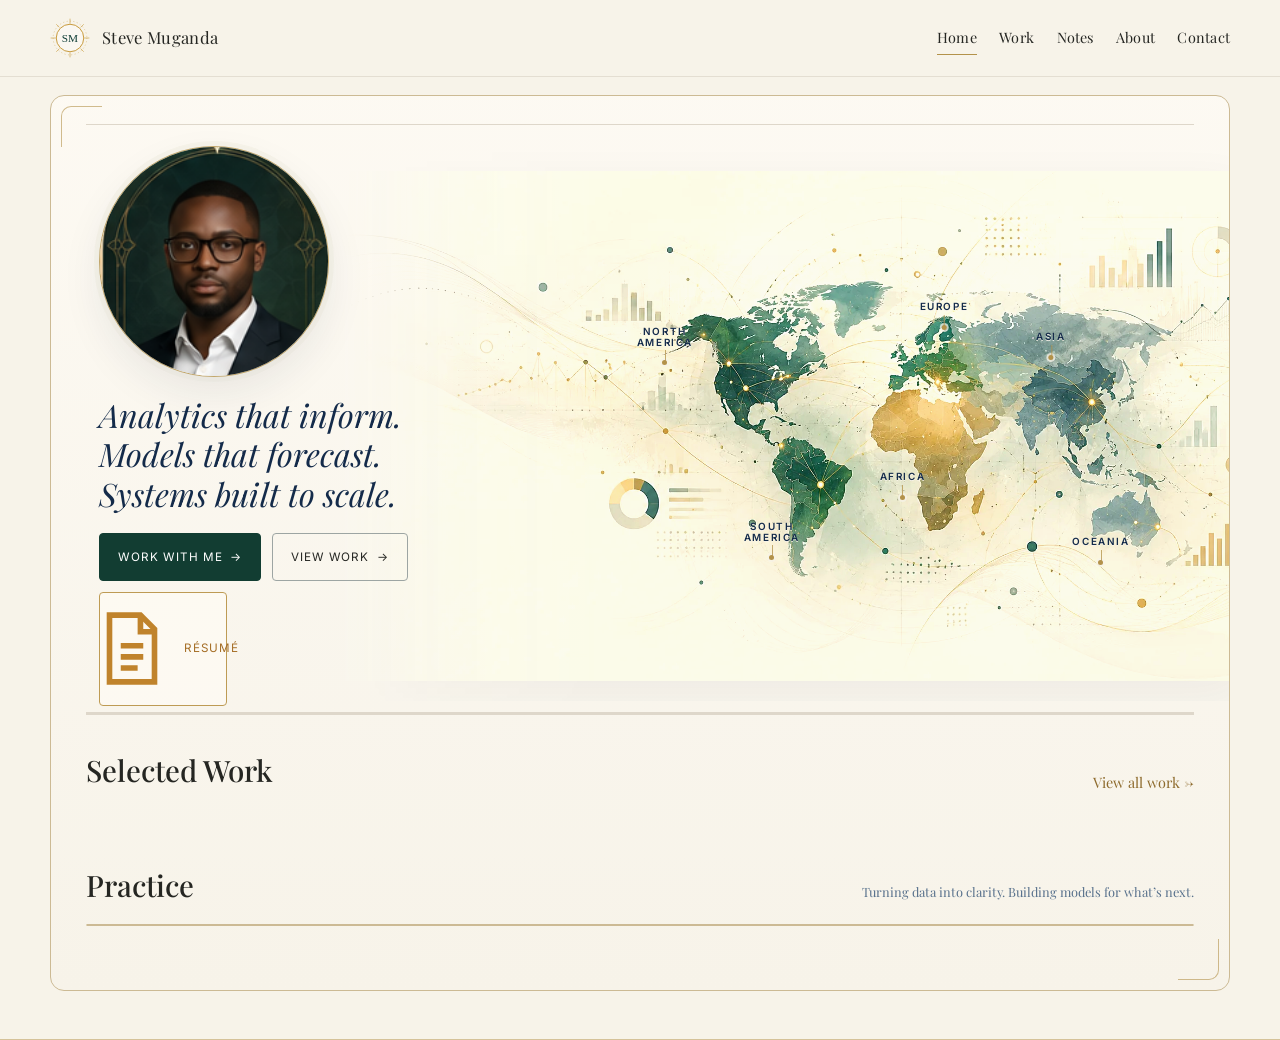
<file: index.html>
<!DOCTYPE html>
<html lang="en">
<head>
<meta charset="utf-8"/>
<meta content="width=device-width, initial-scale=1, viewport-fit=cover" name="viewport"/>
<meta content="#123D32" name="theme-color"/>
<meta content="Steve Muganda: Data Analytics, Data Science, Machine Learning and Data Engineering." name="description"/>
<title>Steve Muganda | Data Analytics &amp; Machine Learning</title>
<link href="https://fonts.googleapis.com" rel="preconnect"/>
<link crossorigin="" href="https://fonts.gstatic.com" rel="preconnect"/>
<link href="https://fonts.googleapis.com/css2?family=Inter:wght@400;500;600&amp;family=Playfair+Display:ital,wght@0,500;1,500&amp;display=swap" rel="stylesheet"/>
<link href="./assets/css/styles.css" rel="stylesheet"/>
</head>
<body>
<a class="skip-link" href="#main">Skip to content</a>
<div class="site-shell">
<header class="site-header">
<div class="container header-inner">
<a aria-label="Steve Muganda home" class="brand" href="./"><img alt="" src="./assets/media/site/monogram.svg"/><span>Steve Muganda</span></a>
<button aria-expanded="false" aria-label="Open navigation" class="nav-toggle" data-nav-toggle=""><span></span></button>
<nav aria-label="Primary navigation" class="site-nav" data-nav="">
<a aria-current="page" href="./">Home</a><a href="./work/">Work</a><a href="./notes/">Notes</a><a href="./about/">About</a><a href="./contact/">Contact</a>
</nav>
</div>
</header>
<main class="container" id="main">
<div class="home-frame"><div class="inner">
<section class="discipline-rail" aria-label="Professional disciplines"></section>
<section aria-labelledby="hero-title" class="hero hero-home-v16">
<div class="hero-identity">
<h1 class="visually-hidden" id="hero-title">Steve Muganda</h1>
<figure class="hero-portrait-primary"><img alt="Portrait of Steve Muganda" src="./assets/media/profile/steve-muganda-portrait.png"/></figure>
<p class="hero-copy">Analytics that inform. Models that forecast. Systems built to scale.</p>
<div class="hero-actions">
<a class="button button-primary" href="./contact/">Work with me <span aria-hidden="true">→</span></a>
<a class="button button-secondary" href="./work/">View work <span aria-hidden="true">→</span></a>
<span class="button button-resume resume-placeholder-button" aria-disabled="true"><img alt="" src="./assets/media/site/icons/resume.svg"/> Résumé</span>
</div>
</div>
<div aria-label="Global data-intelligence visual" class="hero-visual">
<img alt="Global data-intelligence map with regional colour, network paths and analytical motifs" class="hero-global-field" src="./assets/media/site/home-global-intelligence.webp"/>
<div class="map-label map-label-na"><span>North<br/>America</span></div>
<div class="map-label map-label-sa"><span>South<br/>America</span></div>
<div class="map-label map-label-eu"><span>Europe</span></div>
<div class="map-label map-label-af"><span>Africa</span></div>
<div class="map-label map-label-as"><span>Asia</span></div>
<div class="map-label map-label-oc"><span>Oceania</span></div>
</div>
</section>
<section class="home-contact-strip" aria-label="Contact and professional links"></section>
<section aria-labelledby="selected-title" class="home-selected">
<div class="section-heading-row"><h2 class="section-title" id="selected-title">Selected Work</h2><a class="selected-view-all" href="./work/">View all work →</a></div>
<div class="teaser-grid"></div>
</section>
<section aria-labelledby="capabilities-title" class="section home-capabilities-section practice-section">
<div class="practice-heading-row"><h2 class="section-title" id="capabilities-title">Practice</h2><p class="practice-intro">Turning data into clarity. Building models for what’s next.</p></div>
<div class="capability-grid"></div>
</section>
</div></div>
</main>
<footer class="contact-footer" id="contact"></footer>
</div>
<script defer="" src="./assets/js/site.js"></script>
</body>
</html>
</file>
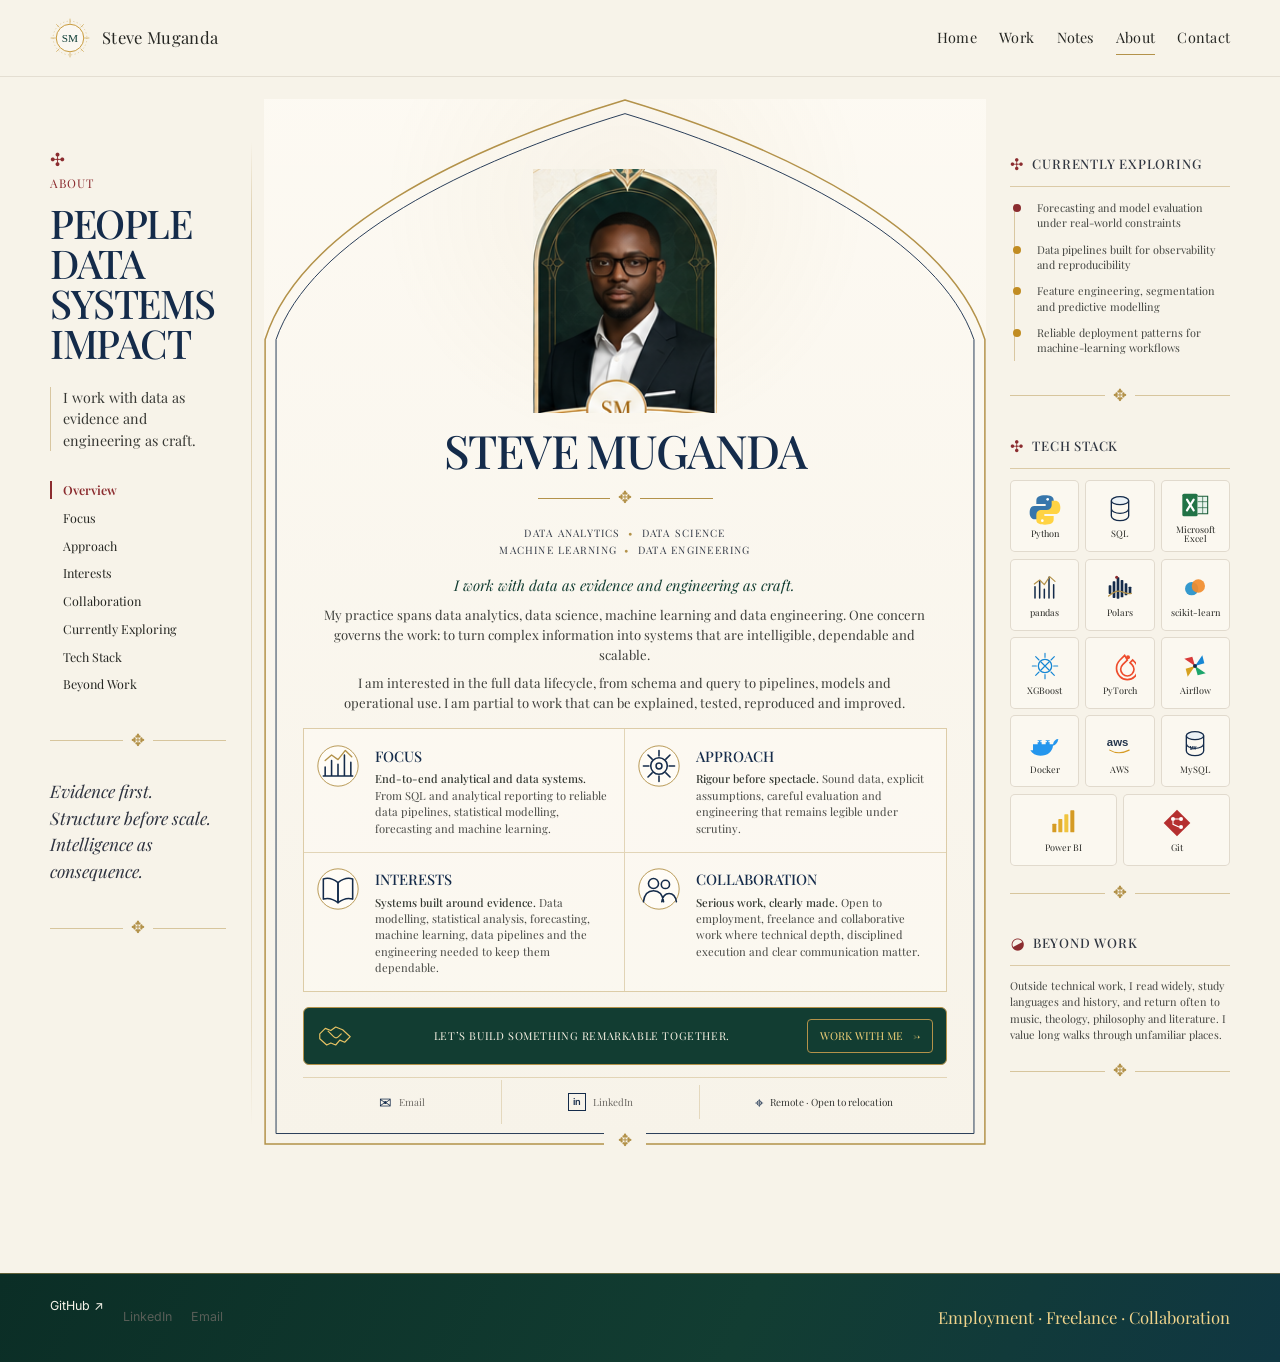
<file: about/index.html>
<!DOCTYPE html>

<html lang="en">
<head>
<meta charset="utf-8"/>
<meta content="width=device-width, initial-scale=1, viewport-fit=cover" name="viewport"/>
<meta content="#123D32" name="theme-color"/>
<meta content="About Steve Muganda: data analytics, data science, machine learning and data engineering." name="description"/>
<title>About | Steve Muganda</title>
<link href="https://fonts.googleapis.com" rel="preconnect"/>
<link crossorigin="" href="https://fonts.gstatic.com" rel="preconnect"/>
<link href="https://fonts.googleapis.com/css2?family=Inter:wght@400;500;600&amp;family=Playfair+Display:ital,wght@0,500;1,500&amp;display=swap" rel="stylesheet"/>
<link href="../assets/css/styles.css?v=8" rel="stylesheet"/>
<link href="../assets/css/about.css?v=8" rel="stylesheet"/>
</head>
<body>
<a class="skip-link" href="#main">Skip to content</a>
<div class="site-shell">
<header class="site-header">
<div class="container header-inner">
<a aria-label="Steve Muganda home" class="brand" href="../">
<img alt="" src="../assets/media/site/monogram.svg"/>
<span>Steve Muganda</span>
</a>
<button aria-expanded="false" aria-label="Open navigation" class="nav-toggle" data-nav-toggle=""><span></span></button>
<nav aria-label="Primary navigation" class="site-nav" data-nav="">
<a href="../">Home</a>
<a href="../work/">Work</a>
<a href="../notes/">Notes</a>
<a aria-current="page" href="./">About</a>
<a href="../contact/">Contact</a>
</nav>
</div>
</header>
<main class="container about6-page" id="main">
<div class="about6-layout">
<aside aria-label="About sections" class="about6-left">
<div aria-hidden="true" class="about6-rubric">✣</div>
<p class="about6-kicker">About</p>
<h1 class="about6-manifesto"><span>People</span><span>Data</span><span>Systems</span><span>Impact</span></h1>
<p class="about6-left-copy">I work with data as evidence and engineering as craft.</p>
<nav aria-label="About page sections" class="about6-index" data-about-index="">
<a aria-current="location" class="active" href="#overview">Overview</a>
<a href="#focus">Focus</a>
<a href="#approach">Approach</a>
<a href="#interests">Interests</a>
<a href="#collaboration">Collaboration</a>
<a href="#exploring">Currently Exploring</a>
<a href="#tech-stack">Tech Stack</a>
<a href="#beyond">Beyond Work</a>
</nav>
<div class="about6-ornament-rule"><span>✥</span></div>
<blockquote class="about6-inscription">
<span>Evidence first.</span>
<span>Structure before scale.</span>
<span>Intelligence as consequence.</span>
</blockquote>
<div class="about6-ornament-rule"><span>✥</span></div>
</aside>
<section aria-labelledby="about6-name" class="about6-lancet">
<svg aria-hidden="true" class="about6-frame" focusable="false" preserveaspectratio="none" viewbox="0 0 660 1000">
<path class="about6-frame-outer" d="M1 999 L1 230 C32 126 180 48 330 1 C480 48 628 126 659 230 L659 999 Z"></path>
<path class="about6-frame-inner" d="M11 989 L11 230 C42 135 185 60 330 14 C475 60 618 135 649 230 L649 989 Z"></path>
</svg>
<div class="about6-centre">
<div class="about6-overview" data-about-section="" id="overview">
<img alt="Stylised portrait placeholder" class="about6-portrait" src="../assets/media/profile/steve-muganda-portrait.png"/>
<h2 class="about6-name" id="about6-name">Steve Muganda</h2>
<div class="about6-title-rule"><span>✥</span></div>
<p class="about6-domains">Data Analytics <b>•</b> Data Science <br/>Machine Learning <b>•</b> Data Engineering</p>
<div class="about6-copy">
<p class="about6-opening">I work with data as evidence and engineering as craft.</p>
<p>My practice spans data analytics, data science, machine learning and data engineering. One concern governs the work: to turn complex information into systems that are intelligible, dependable and scalable.</p>
<p>I am interested in the full data lifecycle, from schema and query to pipelines, models and operational use. I am partial to work that can be explained, tested, reproduced and improved.</p>
</div>
</div>
<div aria-label="Focus, approach, interests and collaboration" class="about6-grid">
<section class="about6-cell" data-about-section="" id="focus">
<img alt="" aria-hidden="true" src="../assets/img/about-icons/focus.svg"/>
<div><h3>Focus</h3><p><strong>End-to-end analytical and data systems.</strong> From SQL and analytical reporting to reliable data pipelines, statistical modelling, forecasting and machine learning.</p></div>
</section>
<section class="about6-cell" data-about-section="" id="approach">
<img alt="" aria-hidden="true" src="../assets/img/about-icons/approach.svg"/>
<div><h3>Approach</h3><p><strong>Rigour before spectacle.</strong> Sound data, explicit assumptions, careful evaluation and engineering that remains legible under scrutiny.</p></div>
</section>
<section class="about6-cell" data-about-section="" id="interests">
<img alt="" aria-hidden="true" src="../assets/img/about-icons/interests.svg"/>
<div><h3>Interests</h3><p><strong>Systems built around evidence.</strong> Data modelling, statistical analysis, forecasting, machine learning, data pipelines and the engineering needed to keep them dependable.</p></div>
</section>
<section class="about6-cell" data-about-section="" id="collaboration">
<img alt="" aria-hidden="true" src="../assets/img/about-icons/collaboration.svg"/>
<div><h3>Collaboration</h3><p><strong>Serious work, clearly made.</strong> Open to employment, freelance and collaborative work where technical depth, disciplined execution and clear communication matter.</p></div>
</section>
</div>
<div class="about6-cta">
<img alt="" aria-hidden="true" src="../assets/img/about-icons/handshake.svg"/>
<p>Let’s build something remarkable together.</p>
<a href="/contact/">Work with me <span>→</span></a>
</div>
<div class="about6-contact" id="about-contact">
<span class="about6-contact-pending" title="Add public email address"><span class="about6-contact-symbol">✉</span>Email</span>
<span class="about6-contact-pending" title="Add public LinkedIn URL"><span class="about6-linkedin">in</span>LinkedIn</span>
<span><span class="about6-contact-symbol">⌖</span><span class="about6-location-long">Remote · Open to relocation</span><span class="about6-location-short">Remote</span></span>
</div>
</div>
<div aria-hidden="true" class="about6-base-mark">✥</div>
</section>
<aside class="about6-right">
<section class="about6-side" data-about-section="" id="exploring">
<div class="about6-side-title"><span>✣</span><h2>Currently Exploring</h2></div>
<div class="about6-side-rule"></div>
<ul class="about6-timeline"><li class="red">Forecasting and model evaluation under real-world constraints</li><li>Data pipelines built for observability and reproducibility</li><li>Feature engineering, segmentation and predictive modelling</li><li>Reliable deployment patterns for machine-learning workflows</li></ul>
<div class="about6-small-ornament"><span>✥</span></div>
</section>
<section class="about6-side" data-about-section="" id="tech-stack">
<div class="about6-side-title"><span>✣</span><h2>Tech Stack</h2></div>
<div class="about6-side-rule"></div>
<div class="about6-tech-grid"><div><img alt="" src="../assets/media/tech/python.svg"/><span>Python</span></div><div><img alt="" src="../assets/media/tech/sql.svg"/><span>SQL</span></div><div><img alt="" src="../assets/media/tech/excel.svg"/><span>Microsoft Excel</span></div><div><img alt="" src="../assets/media/tech/pandas.svg"/><span>pandas</span></div><div><img alt="" src="../assets/media/tech/polars.svg"/><span>Polars</span></div><div><img alt="" src="../assets/media/tech/sklearn.svg"/><span>scikit-learn</span></div><div><img alt="" src="../assets/media/tech/xgboost.svg"/><span>XGBoost</span></div><div><img alt="" src="../assets/media/tech/pytorch.svg"/><span>PyTorch</span></div><div><img alt="" src="../assets/media/tech/airflow.svg"/><span>Airflow</span></div><div><img alt="" src="../assets/media/tech/docker.svg"/><span>Docker</span></div><div><img alt="" src="../assets/media/tech/aws.svg"/><span>AWS</span></div><div><img alt="" src="../assets/media/tech/mysql.svg"/><span>MySQL</span></div><div><img alt="" src="../assets/media/tech/powerbi.svg"/><span>Power BI</span></div><div><img alt="" src="../assets/media/tech/git.svg"/><span>Git</span></div></div>
<div class="about6-small-ornament"><span>✥</span></div>
</section>
<section class="about6-side" data-about-section="" id="beyond">
<div class="about6-side-title"><span class="about6-feather">◒</span><h2>Beyond Work</h2></div>
<div class="about6-side-rule"></div>
<p class="about6-beyond-copy">Outside technical work, I read widely, study languages and history, and return often to music, theology, philosophy and literature. I value long walks through unfamiliar places.</p>
<div class="about6-small-ornament"><span>✥</span></div>
</section>
</aside>
</div>
</main>
<footer class="contact-footer">
<div class="container contact-inner">
<div class="contact-links"><a href="https://github.com/StephanusArtifex" rel="noreferrer" target="_blank">GitHub ↗</a><span class="contact-pending" title="Add public LinkedIn URL before launch">LinkedIn</span><span class="contact-pending" title="Add public email address before launch">Email</span></div>
<div class="contact-modes">Employment · Freelance · Collaboration</div>
</div>
</footer>
</div>
<script defer="" src="../assets/js/site.js?v=8"></script>
<script defer="" src="../assets/js/about.js?v=8"></script>
</body>
</html>
</file>
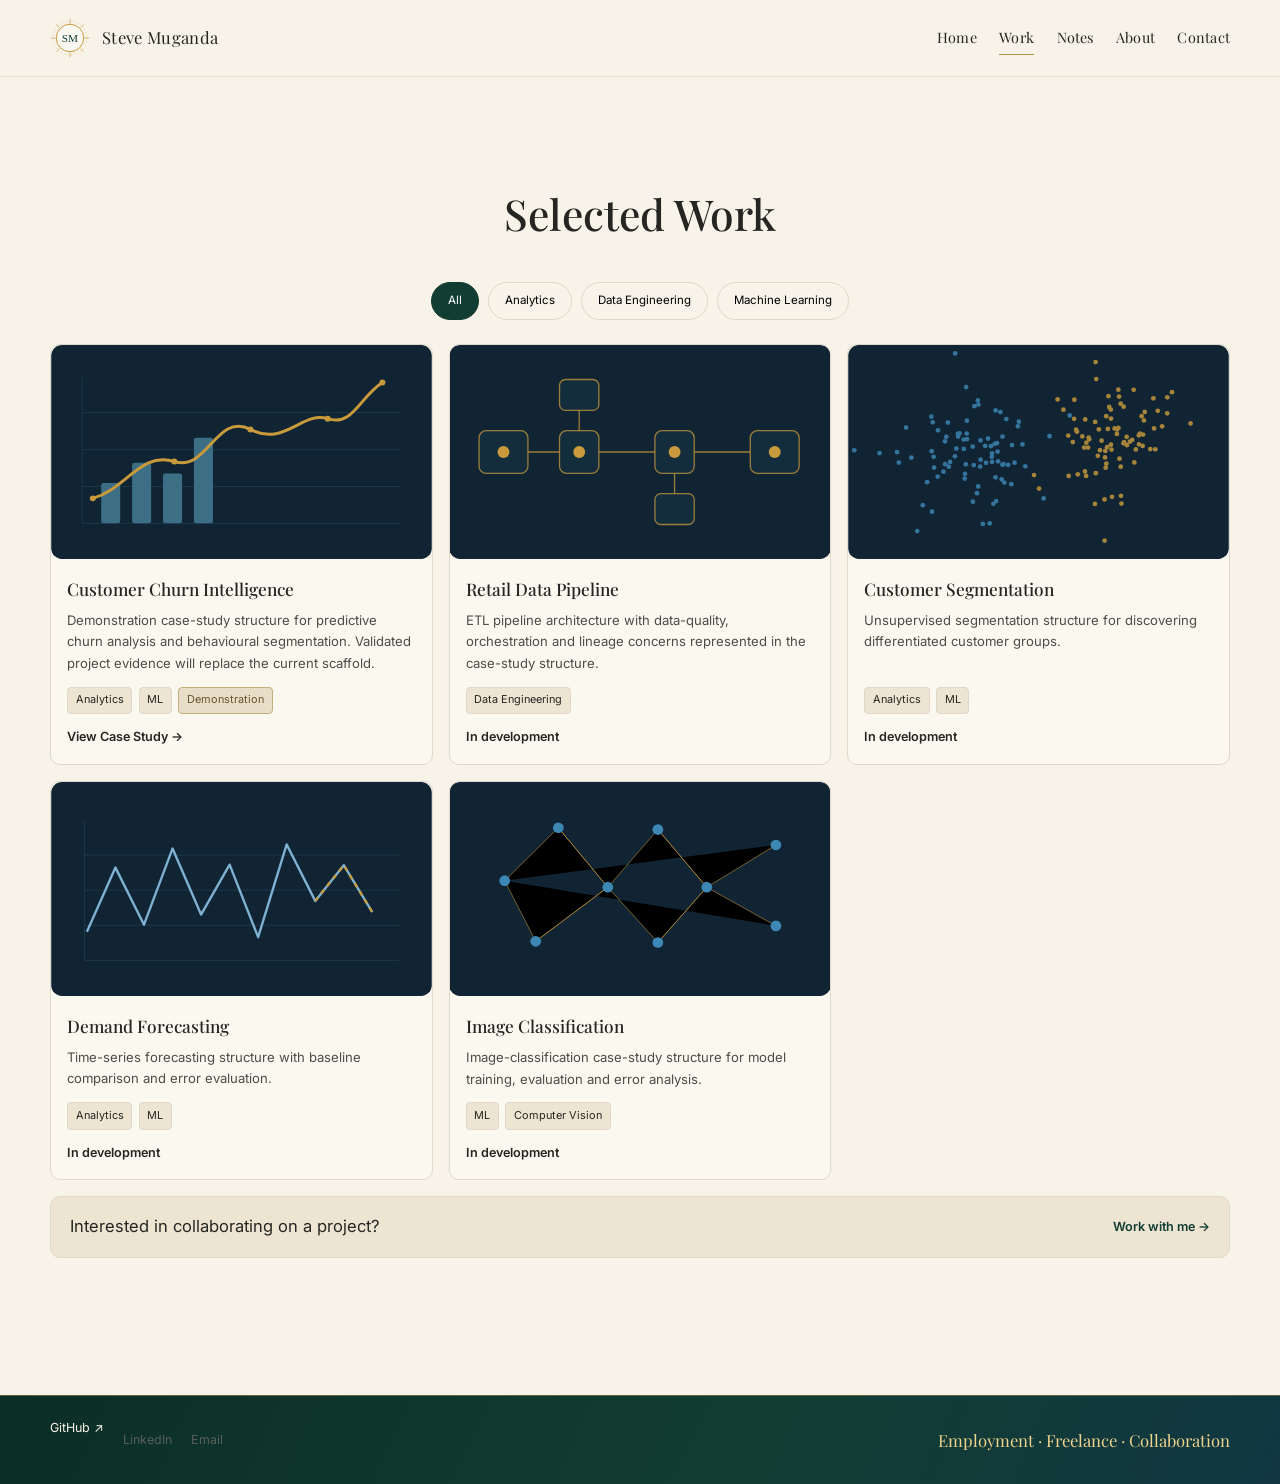
<file: work/index.html>
<!DOCTYPE html>

<html lang="en"><head><meta charset="utf-8"/><meta content="width=device-width, initial-scale=1, viewport-fit=cover" name="viewport"/><meta content="Selected data analytics, data science, machine learning and data engineering case studies by Steve Muganda." name="description"/><meta content="#123D32" name="theme-color"/><title>Work | Steve Muganda</title><link href="https://fonts.googleapis.com" rel="preconnect"/><link crossorigin="" href="https://fonts.gstatic.com" rel="preconnect"/><link href="https://fonts.googleapis.com/css2?family=Inter:wght@400;500;600&amp;family=Playfair+Display:ital,wght@0,500;1,500&amp;display=swap" rel="stylesheet"/><link href="../assets/css/styles.css" rel="stylesheet"/></head><body><a class="skip-link" href="#main">Skip to content</a>
<header class="site-header"><div class="container header-inner"><a class="brand" href="../"><img alt="" src="../assets/media/site/monogram.svg"/><span>Steve Muganda</span></a><button aria-expanded="false" aria-label="Open navigation" class="nav-toggle" data-nav-toggle=""><span></span></button><nav class="site-nav" data-nav=""><a href="../">Home</a><a aria-current="page" href="./">Work</a><a href="../notes/">Notes</a><a href="../about/">About</a><a href="../contact/">Contact</a></nav></div></header>
<main class="container page" id="main"><header class="page-heading"><h1>Selected Work</h1></header>
<div aria-label="Project filters" class="filter-row"><button aria-pressed="true" class="filter-pill" data-filter="all">All</button><button aria-pressed="false" class="filter-pill" data-filter="analytics">Analytics</button><button aria-pressed="false" class="filter-pill" data-filter="engineering">Data Engineering</button><button aria-pressed="false" class="filter-pill" data-filter="ml">Machine Learning</button></div>
<section aria-label="Portfolio projects" class="project-grid"><article class="project-card" data-category="analytics ml" data-project-card=""><img alt="Analytical chart visual for customer churn" src="/assets/media/projects/project-churn.svg"/><div class="project-card-body"><h2>Customer Churn Intelligence</h2><p>Demonstration case-study structure for predictive churn analysis and behavioural segmentation. Validated project evidence will replace the current scaffold.</p><div class="tags"><span class="tag">Analytics</span><span class="tag">ML</span><span class="status-label">Demonstration</span></div><a class="text-link" href="./customer-churn-intelligence/">View Case Study →</a></div></article><article class="project-card" data-category="engineering" data-project-card=""><img alt="Data pipeline architecture visual" src="/assets/media/projects/project-pipeline.svg"/><div class="project-card-body"><h2>Retail Data Pipeline</h2><p>ETL pipeline architecture with data-quality, orchestration and lineage concerns represented in the case-study structure.</p><div class="tags"><span class="tag">Data Engineering</span></div><span class="text-link text-link-muted" title="Case study in development">In development</span></div></article><article class="project-card" data-category="analytics ml" data-project-card=""><img alt="Customer segmentation cluster visual" src="/assets/media/projects/project-segmentation.svg"/><div class="project-card-body"><h2>Customer Segmentation</h2><p>Unsupervised segmentation structure for discovering differentiated customer groups.</p><div class="tags"><span class="tag">Analytics</span><span class="tag">ML</span></div><span class="text-link text-link-muted" title="Case study in development">In development</span></div></article><article class="project-card" data-category="analytics ml" data-project-card=""><img alt="Time series forecast visual" src="/assets/media/projects/project-forecast.svg"/><div class="project-card-body"><h2>Demand Forecasting</h2><p>Time-series forecasting structure with baseline comparison and error evaluation.</p><div class="tags"><span class="tag">Analytics</span><span class="tag">ML</span></div><span class="text-link text-link-muted" title="Case study in development">In development</span></div></article><article class="project-card" data-category="ml" data-project-card=""><img alt="Neural network visual" src="/assets/media/projects/project-image.svg"/><div class="project-card-body"><h2>Image Classification</h2><p>Image-classification case-study structure for model training, evaluation and error analysis.</p><div class="tags"><span class="tag">ML</span><span class="tag">Computer Vision</span></div><span class="text-link text-link-muted" title="Case study in development">In development</span></div></article></section>
<div class="collab-strip"><span>Interested in collaborating on a project?</span><a class="text-link" href="/contact/">Work with me →</a></div></main>
<footer class="contact-footer" id="contact"><div class="container contact-inner"><div class="contact-links"><a href="https://github.com/StephanusArtifex" rel="noreferrer" target="_blank">GitHub ↗</a><span class="contact-pending" title="Add public LinkedIn URL before launch">LinkedIn</span><span class="contact-pending" title="Add public email address before launch">Email</span></div><div class="contact-modes">Employment · Freelance · Collaboration</div></div></footer><script defer="" src="../assets/js/site.js"></script></body></html>
</file>
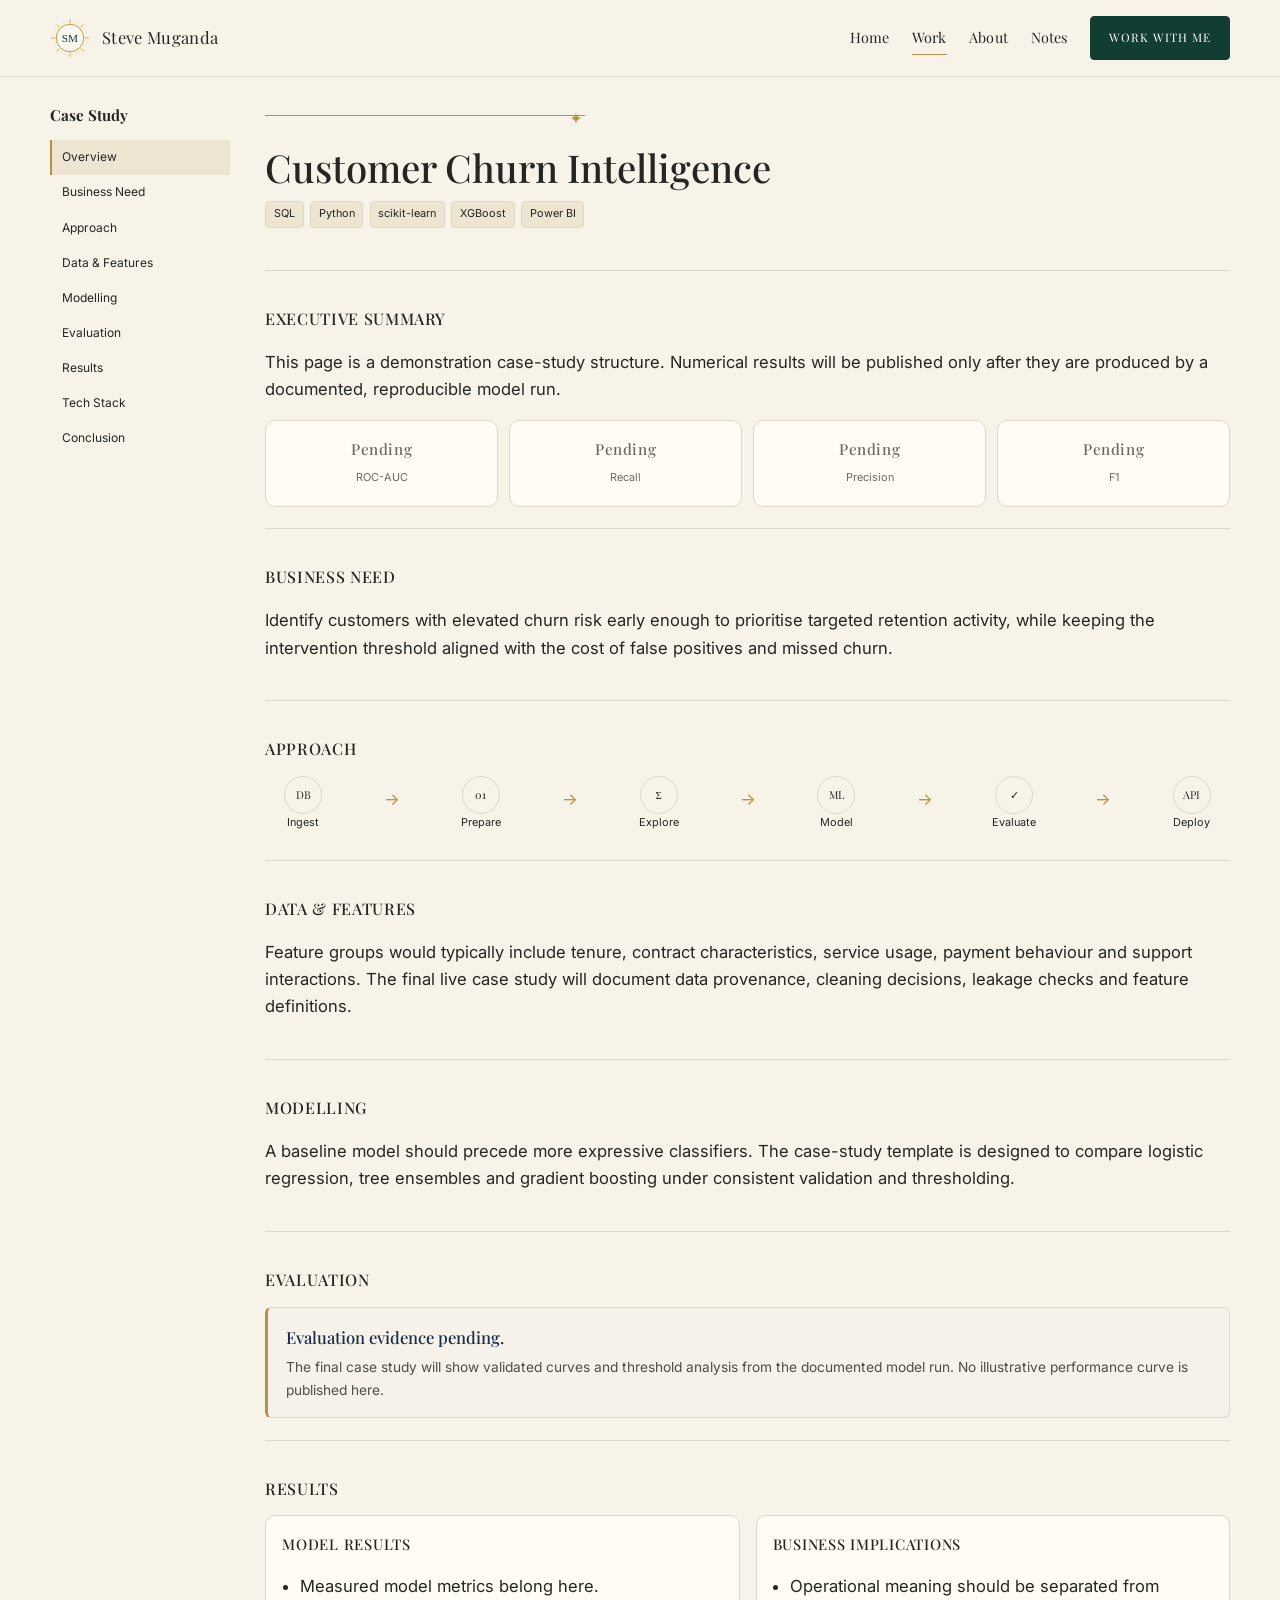
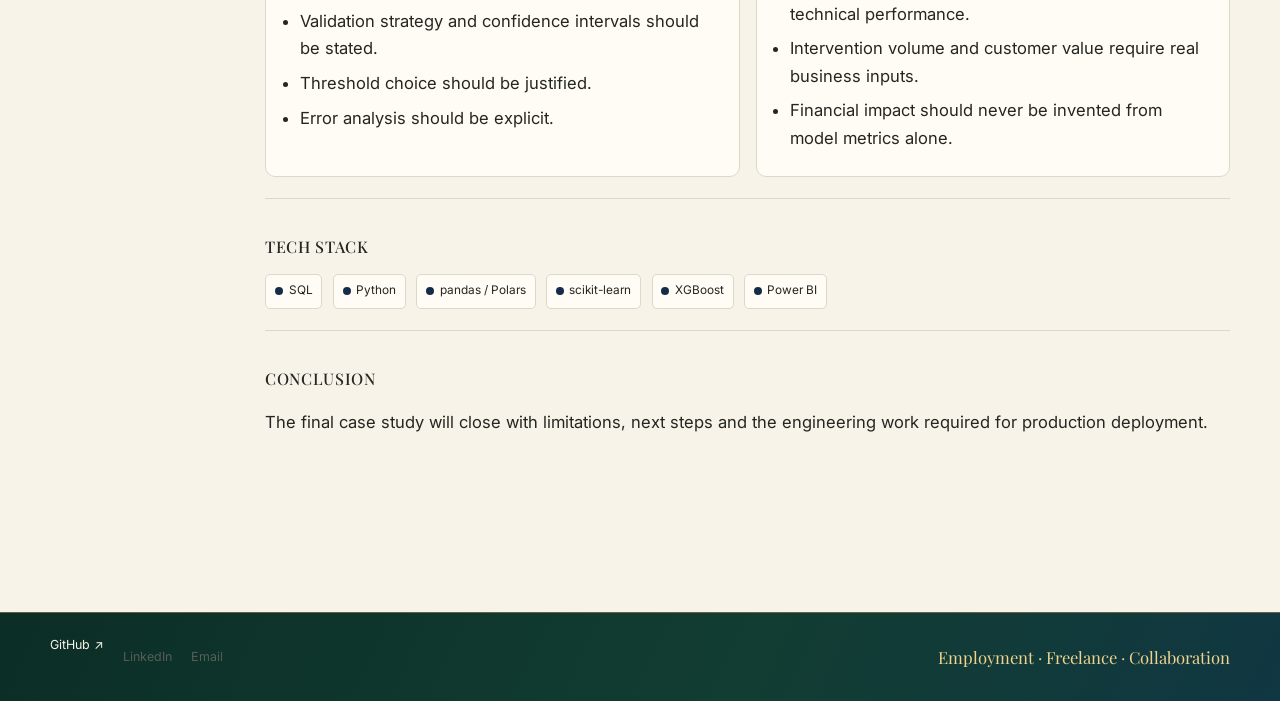
<file: work/customer-churn-intelligence/index.html>
<!DOCTYPE html>
<html lang="en"><head><meta charset="utf-8"/><meta content="width=device-width, initial-scale=1, viewport-fit=cover" name="viewport"/><meta content="Demonstration customer-churn case-study structure covering business framing, data, modelling, evaluation and deployment considerations." name="description"/><meta content="#123D32" name="theme-color"/><title>Customer Churn Intelligence | Steve Muganda</title><link href="https://fonts.googleapis.com" rel="preconnect"/><link crossorigin="" href="https://fonts.gstatic.com" rel="preconnect"/><link href="https://fonts.googleapis.com/css2?family=Inter:wght@400;500;600&amp;family=Playfair+Display:ital,wght@0,500;1,500&amp;display=swap" rel="stylesheet"/><link href="../../assets/css/styles.css" rel="stylesheet"/></head><body><a class="skip-link" href="#main">Skip to content</a>
<header class="site-header"><div class="container header-inner"><a class="brand" href="../../"><img alt="" src="../../assets/img/monogram.svg"/><span>Steve Muganda</span></a><button aria-expanded="false" aria-label="Open navigation" class="nav-toggle" data-nav-toggle=""><span></span></button><nav class="site-nav" data-nav=""><a href="../../">Home</a><a aria-current="page" href="../">Work</a><a href="../../about/">About</a><a href="../../notes/">Notes</a><a class="button button-primary" href="#contact">Work with me</a></nav></div></header>
<main class="container page" id="main"><div class="case-layout"><aside aria-label="Case study sections" class="case-nav"><h2>Case Study</h2><a class="is-active" href="#overview">Overview</a><a href="#business">Business Need</a><a href="#approach">Approach</a><a href="#data">Data &amp; Features</a><a href="#modelling">Modelling</a><a href="#evaluation">Evaluation</a><a href="#results">Results</a><a href="#stack">Tech Stack</a><a href="#conclusion">Conclusion</a></aside>
<article class="case-content"><header class="case-title"><h1>Customer Churn Intelligence</h1><div class="tags"><span class="tag">SQL</span><span class="tag">Python</span><span class="tag">scikit-learn</span><span class="tag">XGBoost</span><span class="tag">Power BI</span></div></header>
<section class="case-section" id="overview"><h2>Executive Summary</h2><p>This page is a demonstration case-study structure. Numerical results will be published only after they are produced by a documented, reproducible model run.</p><div class="metric-grid"><div class="metric metric-pending"><strong>Pending</strong><span>ROC-AUC</span></div><div class="metric metric-pending"><strong>Pending</strong><span>Recall</span></div><div class="metric metric-pending"><strong>Pending</strong><span>Precision</span></div><div class="metric metric-pending"><strong>Pending</strong><span>F1</span></div></div></section>
<section class="case-section" id="business"><h2>Business Need</h2><p>Identify customers with elevated churn risk early enough to prioritise targeted retention activity, while keeping the intervention threshold aligned with the cost of false positives and missed churn.</p></section>
<section class="case-section" id="approach"><h2>Approach</h2><div class="workflow"><div class="workflow-step"><span class="workflow-symbol">DB</span>Ingest</div><span class="workflow-arrow">→</span><div class="workflow-step"><span class="workflow-symbol">01</span>Prepare</div><span class="workflow-arrow">→</span><div class="workflow-step"><span class="workflow-symbol">Σ</span>Explore</div><span class="workflow-arrow">→</span><div class="workflow-step"><span class="workflow-symbol">ML</span>Model</div><span class="workflow-arrow">→</span><div class="workflow-step"><span class="workflow-symbol">✓</span>Evaluate</div><span class="workflow-arrow">→</span><div class="workflow-step"><span class="workflow-symbol">API</span>Deploy</div></div></section>
<section class="case-section" id="data"><h2>Data &amp; Features</h2><p>Feature groups would typically include tenure, contract characteristics, service usage, payment behaviour and support interactions. The final live case study will document data provenance, cleaning decisions, leakage checks and feature definitions.</p></section>
<section class="case-section" id="modelling"><h2>Modelling</h2><p>A baseline model should precede more expressive classifiers. The case-study template is designed to compare logistic regression, tree ensembles and gradient boosting under consistent validation and thresholding.</p></section>
<section class="case-section" id="evaluation"><h2>Evaluation</h2><div class="evidence-pending" role="note"><strong>Evaluation evidence pending.</strong><p>The final case study will show validated curves and threshold analysis from the documented model run. No illustrative performance curve is published here.</p></div></section>
<section class="case-section" id="results"><h2>Results</h2><div class="result-grid"><div class="result-box"><h3>Model Results</h3><ul><li>Measured model metrics belong here.</li><li>Validation strategy and confidence intervals should be stated.</li><li>Threshold choice should be justified.</li><li>Error analysis should be explicit.</li></ul></div><div class="result-box"><h3>Business Implications</h3><ul><li>Operational meaning should be separated from technical performance.</li><li>Intervention volume and customer value require real business inputs.</li><li>Financial impact should never be invented from model metrics alone.</li></ul></div></div></section>

<section class="case-section" id="stack"><h2>Tech Stack</h2><div class="tech-list"><span class="tech">SQL</span><span class="tech">Python</span><span class="tech">pandas / Polars</span><span class="tech">scikit-learn</span><span class="tech">XGBoost</span><span class="tech">Power BI</span></div></section>
<section class="case-section" id="conclusion"><h2>Conclusion</h2><p>The final case study will close with limitations, next steps and the engineering work required for production deployment.</p></section></article></div></main>
<footer class="contact-footer" id="contact"><div class="container contact-inner"><div class="contact-links"><a href="https://github.com/StephanusArtifex" rel="noreferrer" target="_blank">GitHub ↗</a><span class="contact-pending" title="Add public LinkedIn URL before launch">LinkedIn</span><span class="contact-pending" title="Add public email address before launch">Email</span></div><div class="contact-modes">Employment · Freelance · Collaboration</div></div></footer><script defer="" src="../../assets/js/site.js"></script><script defer="" src="../../assets/js/case.js"></script></body></html>
</file>
<file: assets/css/styles.css>
:root {
  color-scheme: light;
  --cathedral-green: #123D32;
  --cathedral-green-dark: #0B2E26;
  --oxford-blue: #142B4A;
  --oxford-blue-light: #4B6F8D;
  --charcoal: #252622;
  --ivory: #F7F3E9;
  --parchment: #EDE4D2;
  --antique-gold: #B3924A;
  --rubric-red: #8B2C2F;
  --muted: #6d6a64;
  --line: #ded7ca;
  --white: #FFFCF6;
  --shadow: 0 14px 45px rgb(28 28 30 / .06);
  --radius: 10px;
  --max: 1180px;
  --display: "Playfair Display", "EB Garamond", Georgia, serif;
  --body: Inter, ui-sans-serif, system-ui, -apple-system, BlinkMacSystemFont, "Segoe UI", sans-serif;
  --step--1: clamp(.78rem, .75rem + .12vw, .86rem);
  --step-0: clamp(.94rem, .90rem + .18vw, 1.04rem);
  --step-1: clamp(1.15rem, 1.06rem + .35vw, 1.38rem);
  --step-2: clamp(1.45rem, 1.28rem + .7vw, 1.9rem);
  --step-3: clamp(2rem, 1.7rem + 1.2vw, 2.9rem);
  --step-4: clamp(3.3rem, 2.6rem + 3vw, 6.5rem);
}

* { box-sizing: border-box; }
html { scroll-behavior: smooth; background: var(--ivory); }
body { margin: 0; background: var(--ivory); color: var(--charcoal); font-family: var(--body); font-size: var(--step-0); line-height: 1.65; }
img, svg { display: block; max-width: 100%; }
a { color: inherit; text-decoration: none; }
button, input, textarea { font: inherit; }
::selection { background: color-mix(in srgb, var(--antique-gold) 35%, transparent); }

.skip-link { position: fixed; left: .75rem; top: .75rem; transform: translateY(-180%); z-index: 9999; background: var(--cathedral-green); color: white; padding: .7rem 1rem; border-radius: 5px; }
.skip-link:focus { transform: none; }

.site-shell { min-height: 100dvh; }
.container { width: min(calc(100% - 2rem), var(--max)); margin-inline: auto; }
.page { padding-block: clamp(1.2rem, 2vw, 2rem) clamp(4rem, 7vw, 7rem); }
.section { padding-block: clamp(2.2rem, 5vw, 4.5rem); }
.rule { border: 0; border-top: 1px solid var(--line); margin: 0; }
.eyebrow { font-size: .72rem; letter-spacing: .16em; text-transform: uppercase; color: var(--muted); }
.display { font-family: var(--display); font-weight: 500; letter-spacing: -.035em; line-height: .95; }
.section-title { font-family: var(--display); font-size: var(--step-2); font-weight: 500; text-align: center; margin: 0 0 1.7rem; }
.small { font-size: var(--step--1); color: var(--muted); }

.site-header { position: sticky; top: 0; z-index: 100; background: rgb(247 243 233 / .94); backdrop-filter: blur(14px); border-bottom: 1px solid rgb(222 215 202 / .72); }
.header-inner { height: 76px; display: flex; align-items: center; justify-content: space-between; gap: 1rem; }
.brand { display: inline-flex; align-items: center; gap: .75rem; font-family: var(--display); letter-spacing: .02em; white-space: nowrap; }
.brand img { width: 40px; height: 40px; }
.site-nav { display: flex; align-items: center; gap: 1.4rem; font-size: .78rem; text-transform: uppercase; letter-spacing: .08em; }
.site-nav a:not(.button) { position: relative; padding-block: 1.5rem; }
.site-nav a:not(.button)::after { content: ""; position: absolute; left: 0; right: 0; bottom: 1rem; height: 1px; background: var(--antique-gold); transform: scaleX(0); transition: transform .18s ease; }
.site-nav a[aria-current="page"]::after, .site-nav a:not(.button):hover::after { transform: scaleX(1); }
.nav-toggle { display: none; border: 1px solid var(--line); background: transparent; border-radius: 6px; width: 44px; height: 44px; color: var(--charcoal); }
.nav-toggle span, .nav-toggle::before, .nav-toggle::after { content: ""; display: block; width: 20px; height: 1.5px; background: currentColor; margin: 4px auto; }

.button { min-height: 44px; display: inline-flex; align-items: center; justify-content: center; gap: .45rem; border-radius: 4px; padding: .72rem 1.15rem; border: 1px solid var(--cathedral-green); font-size: .73rem; letter-spacing: .08em; text-transform: uppercase; transition: transform .18s ease, background .18s ease, color .18s ease; }
.button:hover { transform: translateY(-1px); }
.button-primary { background: var(--cathedral-green); color: white; }
.button-primary:hover { background: var(--cathedral-green-dark); }
.button-secondary { background: transparent; color: var(--charcoal); border-color: #9da5a3; }
.text-link { display: inline-flex; align-items: center; gap: .35rem; font-size: .79rem; font-weight: 600; }
.text-link:hover { color: var(--cathedral-green); }
.editorial-link { color: var(--rubric-red); }
.editorial-link:hover { color: #6B2023; }


.home-frame { position: relative; border: 1px solid color-mix(in srgb, var(--antique-gold) 42%, var(--line)); border-radius: 14px; margin-top: 1.1rem; overflow: clip; background: linear-gradient(180deg, rgb(255 252 246 / .72), rgb(247 243 233 / .42)); }
.home-frame::before, .home-frame::after { content: ""; position: absolute; width: 40px; height: 40px; pointer-events: none; opacity: .6; }
.home-frame::before { left: 10px; top: 10px; border-left: 1px solid var(--antique-gold); border-top: 1px solid var(--antique-gold); border-top-left-radius: 10px; }
.home-frame::after { right: 10px; bottom: 10px; border-right: 1px solid var(--antique-gold); border-bottom: 1px solid var(--antique-gold); border-bottom-right-radius: 10px; }
.home-frame > .inner { padding: clamp(1.2rem, 3vw, 2.2rem); }
.visually-hidden { position: absolute !important; width: 1px !important; height: 1px !important; padding: 0 !important; margin: -1px !important; overflow: hidden !important; clip: rect(0 0 0 0) !important; white-space: nowrap !important; border: 0 !important; }

.hero { position: relative; display: grid; grid-template-columns: minmax(300px, .42fr) minmax(0, .58fr); gap: clamp(1.5rem, 3.5vw, 3.5rem); align-items: center; min-height: 590px; }
.hero-identity { position: relative; z-index: 2; padding-left: clamp(.2rem, 1vw, .8rem); }
.hero-domains { font-size: .72rem; letter-spacing: .09em; text-transform: uppercase; line-height: 1.85; max-width: 34rem; margin: 0 0 1.1rem; color: #4b514e; }
.hero-portrait-primary { width: clamp(190px, 21vw, 272px); aspect-ratio: 1; margin: 0 0 1.35rem; border-radius: 50%; overflow: hidden; border: 1px solid color-mix(in srgb, var(--antique-gold) 82%, white); background: var(--ivory); box-shadow: 0 18px 42px rgb(20 43 74 / .09), 0 0 0 7px rgb(247 243 233 / .78); }
.hero-portrait-primary img { width: 100%; height: 100%; object-fit: cover; object-position: center 24%; transform: scale(1.035); }
.hero-copy { font-family: var(--display); font-size: clamp(1.5rem, 1.18rem + 1vw, 2.15rem); font-style: italic; line-height: 1.28; max-width: 31rem; margin: 0 0 1.55rem; color: #2b302d; }
.hero-actions { display: flex; gap: .75rem; flex-wrap: wrap; }
.hero-visual { position: relative; min-height: 500px; isolation: isolate; overflow: visible; }
.hero-global-field { position: absolute; z-index: 0; width: 146%; max-width: none; height: 118%; left: -30%; top: -8%; object-fit: cover; object-position: 64% center; opacity: .78; filter: saturate(.86) contrast(.94); -webkit-mask-image: linear-gradient(90deg, transparent 0%, rgb(0 0 0 / .28) 11%, rgb(0 0 0 / .85) 29%, #000 46%, #000 100%); mask-image: linear-gradient(90deg, transparent 0%, rgb(0 0 0 / .28) 11%, rgb(0 0 0 / .85) 29%, #000 46%, #000 100%); }

.home-selected { padding-block: 2.2rem 1.8rem; border-top: 1px solid var(--line); }
.section-heading-row { display: flex; align-items: end; justify-content: space-between; gap: 1rem; margin-bottom: 1rem; }
.section-heading-row .section-title { margin: 0; text-align: left; }
.selected-view-all { color: #8e6b2d; font-family: var(--display); font-size: .9rem; white-space: nowrap; }
.selected-view-all:hover { color: var(--cathedral-green); }
.teaser-grid { display: grid; grid-template-columns: repeat(3, 1fr); gap: 1rem; }
.teaser { border: 1px solid var(--line); border-radius: var(--radius); background: rgb(255 252 246 / .42); overflow: hidden; }
.teaser-image { width: 100%; aspect-ratio: 16 / 7; object-fit: cover; background: var(--parchment); }
.teaser-body { padding: .9rem 1rem 1rem; }
.teaser h3 { font-family: var(--display); margin: 0 0 .3rem; font-size: 1.05rem; }
.teaser .text-link { margin-top: .5rem; color: var(--charcoal); }
.teaser .text-link:hover { color: var(--cathedral-green); }

.home-capabilities-section { padding-block: 1.8rem 1.5rem; }
.home-capabilities-section .section-title { margin-bottom: 1rem; }
.capability-grid { display: grid; grid-template-columns: repeat(4, 1fr); gap: 0; border-top: 1px solid var(--line); border-bottom: 1px solid var(--line); }
.capability { min-width: 0; padding: 1.1rem 1rem; display: grid; grid-template-columns: 42px 1fr; align-items: start; gap: .75rem; background: transparent; border-right: 1px solid var(--line); }
.capability:last-child { border-right: 0; }
.capability-icon { width: 42px; height: 42px; display: grid; place-items: center; border: 1px solid color-mix(in srgb, var(--antique-gold) 62%, var(--line)); border-radius: 50%; font-family: var(--display); color: var(--cathedral-green); }
.capability-icon-image { overflow: hidden; padding: 7px; }
.capability-icon-image img { width: 100%; height: 100%; object-fit: contain; }
.capability h3 { font-family: var(--display); font-weight: 500; margin: 0 0 .3rem; font-size: 1rem; }
.capability p { font-size: .78rem; line-height: 1.55; color: #5a5751; margin: 0; }

.confluence { padding: 1.05rem 0 1.15rem; display: flex; align-items: center; justify-content: center; flex-wrap: wrap; gap: .7rem; color: #363532; font-family: var(--display); font-size: clamp(.76rem, .7rem + .18vw, .9rem); letter-spacing: .08em; text-transform: uppercase; }
.confluence .arrow { color: var(--antique-gold); }

.direction { position: relative; display: grid; grid-template-columns: 1.25fr .75fr; gap: 1rem; align-items: stretch; background: var(--cathedral-green); color: white; border-radius: 7px; padding: 1.4rem 1.55rem; overflow: hidden; }
.direction::before, .direction::after { content: ""; position: absolute; width: 46px; height: 46px; opacity: .85; }
.direction::before { left: 10px; top: 10px; border-left: 1px solid var(--antique-gold); border-top: 1px solid var(--antique-gold); }
.direction::after { right: 10px; bottom: 10px; border-right: 1px solid var(--antique-gold); border-bottom: 1px solid var(--antique-gold); }
.direction h2 { color: #e9c779; font-family: var(--display); font-size: 1.03rem; font-weight: 500; letter-spacing: .05em; margin: 0 0 .35rem; }
.direction p { margin: 0; font-size: .87rem; max-width: 46rem; }
.direction-cta { border-left: 1px solid rgb(179 146 74 / .5); padding-left: 1.4rem; display: flex; flex-direction: column; justify-content: center; align-items: flex-start; }
.direction-cta strong { font-family: var(--display); font-weight: 500; margin-bottom: .45rem; }
.direction .text-link { color: #f0d48c; }

.page-heading { padding: clamp(2.8rem, 6vw, 5.5rem) 0 2rem; text-align: center; }
.page-heading h1 { font-family: var(--display); font-size: var(--step-3); font-weight: 500; margin: 0; }

.filter-row { display: flex; gap: .55rem; justify-content: center; flex-wrap: wrap; margin-bottom: 1.5rem; }
.filter-pill { border: 1px solid var(--line); border-radius: 999px; background: transparent; min-height: 38px; padding: .45rem 1rem; font-size: .72rem; cursor: pointer; }
.filter-pill[aria-pressed="true"] { background: var(--cathedral-green); color: white; border-color: var(--cathedral-green); }

.project-grid { display: grid; grid-template-columns: repeat(3, 1fr); gap: 1rem; }
.project-card { border: 1px solid var(--line); border-radius: var(--radius); overflow: hidden; background: rgb(255 252 246 / .48); display: flex; flex-direction: column; min-width: 0; }
.project-card img { width: 100%; aspect-ratio: 16/9; object-fit: cover; }
.project-card-body { padding: 1rem; display: flex; flex-direction: column; flex: 1; }
.project-card h2 { font-family: var(--display); font-weight: 500; font-size: 1.08rem; margin: 0 0 .4rem; }
.project-card p { font-size: .82rem; color: #4e4c48; margin: 0 0 .75rem; }
.tags { display: flex; flex-wrap: wrap; gap: .4rem; margin-block: auto .8rem; }
.tag { border: 1px solid var(--line); background: var(--parchment); padding: .24rem .48rem; border-radius: 4px; font-size: .68rem; }
.project-card .text-link { color: var(--charcoal); }

.collab-strip { margin-top: 1rem; background: var(--parchment); border: 1px solid var(--line); padding: 1rem 1.2rem; display: flex; align-items: center; justify-content: space-between; gap: 1rem; border-radius: var(--radius); }
.collab-strip .text-link { color: var(--cathedral-green); }

.case-layout { display: grid; grid-template-columns: 180px minmax(0, 1fr); gap: 2.2rem; align-items: start; }
.case-nav { position: sticky; top: 98px; }
.case-nav h2 { font-family: var(--display); font-size: .95rem; margin: 0 0 .75rem; }
.case-nav a { display: block; padding: .48rem .65rem; font-size: .75rem; border-left: 2px solid transparent; }
.case-nav a:hover, .case-nav a.is-active { border-left-color: var(--antique-gold); background: var(--parchment); }
.case-content { min-width: 0; }
.case-title { position: relative; padding: 2rem 0 1.3rem; margin-bottom: .5rem; }
.case-title::before { content: ""; position: absolute; left: 0; top: .75rem; width: min(320px, 42%); height: 1px; background: var(--antique-gold); }
.case-title::after { content: "✦"; position: absolute; left: min(304px, calc(42% - 8px)); top: .12rem; color: var(--antique-gold); font-size: 1rem; }
.case-title h1 { font-family: var(--display); font-size: clamp(2rem, 3vw, 3.25rem); font-weight: 500; line-height: 1.05; margin: .8rem 0; }
.case-section { padding: 1.35rem 0; border-top: 1px solid var(--line); }
.case-section h2 { font-family: var(--display); font-size: 1rem; letter-spacing: .04em; text-transform: uppercase; font-weight: 500; }
.metric-grid { display: grid; grid-template-columns: repeat(4, 1fr); gap: .7rem; }
.metric { border: 1px solid var(--line); border-radius: var(--radius); padding: 1rem; text-align: center; background: var(--white); }
.metric strong { display: block; font-family: var(--display); font-size: 1.55rem; font-weight: 500; }
.metric span { font-size: .68rem; color: var(--muted); }
.result-grid { display: grid; grid-template-columns: 1fr 1fr; gap: 1rem; }
.result-box { border: 1px solid var(--line); border-radius: var(--radius); padding: 1rem; background: var(--white); }
.result-box h3 { font-family: var(--display); font-size: .92rem; text-transform: uppercase; letter-spacing: .05em; font-weight: 500; margin-top: 0; }
.result-box ul { padding-left: 1.1rem; margin-bottom: 0; }
.result-box li { margin: .45rem 0; }
.chart-roc { width: 100%; min-height: 200px; }
.chart-primary { stroke: var(--oxford-blue); }
.chart-secondary { stroke: var(--oxford-blue-light); }
.chart-reference { stroke: var(--antique-gold); }
.chart-neutral { stroke: #a5a6a8; }

.workflow { display: flex; align-items: flex-start; justify-content: space-between; gap: .55rem; overflow-x: auto; padding-bottom: .4rem; }
.workflow-step { min-width: 76px; text-align: center; font-size: .68rem; }
.workflow-symbol { width: 38px; height: 38px; display: grid; place-items: center; border: 1px solid var(--line); border-radius: 50%; margin-inline: auto; font-family: var(--display); }
.workflow-arrow { color: var(--antique-gold); padding-top: .65rem; }

.tech-list { display: flex; gap: .65rem; flex-wrap: wrap; }
.tech { display: inline-flex; align-items: center; gap: .35rem; font-size: .74rem; padding: .42rem .55rem; border: 1px solid var(--line); border-radius: 5px; background: var(--white); }
.tech::before { content: ""; width: 8px; height: 8px; border-radius: 50%; background: var(--oxford-blue); }


/* About: one centred architectural event with a continuous lancet frame. */
.about-page {
  padding-top: clamp(1.4rem, 2.8vw, 2.8rem);
}

.about-lancet {
  --lancet-crown: clamp(9rem, 14vw, 12.5rem);
  position: relative;
  isolation: isolate;
  width: min(100%, 1040px);
  margin-inline: auto;
  padding: var(--lancet-crown) clamp(2.2rem, 6vw, 5.5rem) clamp(1.5rem, 3vw, 2.2rem);
  background:
    radial-gradient(circle at 50% 12%, color-mix(in srgb, var(--antique-gold) 7%, transparent), transparent 27%),
    linear-gradient(180deg, rgb(255 252 246 / .72), rgb(237 228 210 / .18));
  box-shadow: 0 24px 70px rgb(20 43 74 / .055);
  border-bottom: 1px solid var(--antique-gold);
}

/* The rails begin exactly where the crown resolves and continue to the base. */
.about-lancet::before,
.about-lancet::after {
  content: "";
  position: absolute;
  z-index: 0;
  top: calc(var(--lancet-crown) - 1px);
  bottom: 0;
  width: 1px;
  background: var(--antique-gold);
  pointer-events: none;
}

.about-lancet::before { left: 0; }
.about-lancet::after { right: 0; }

.about-lancet-crown {
  position: absolute;
  z-index: 0;
  left: 0;
  right: 0;
  top: 0;
  width: 100%;
  height: var(--lancet-crown);
  overflow: visible;
  pointer-events: none;
}

.about-lancet-crown path:first-child {
  fill: none;
  stroke: var(--antique-gold);
  stroke-width: 1.45;
  vector-effect: non-scaling-stroke;
}

.about-lancet-crown path:last-child {
  fill: none;
  stroke: color-mix(in srgb, var(--oxford-blue) 78%, transparent);
  stroke-width: .8;
  vector-effect: non-scaling-stroke;
}

.about-lancet-inner-frame {
  position: absolute;
  z-index: 0;
  top: calc(var(--lancet-crown) - 1px);
  left: 17px;
  right: 17px;
  bottom: 13px;
  border-left: 1px solid color-mix(in srgb, var(--oxford-blue) 70%, transparent);
  border-right: 1px solid color-mix(in srgb, var(--oxford-blue) 70%, transparent);
  border-bottom: 1px solid color-mix(in srgb, var(--oxford-blue) 70%, transparent);
  pointer-events: none;
}

.about-lancet-inner {
  position: relative;
  z-index: 1;
  width: 100%;
}

.about-lead {
  width: min(100%, 790px);
  margin: 0 auto clamp(2.2rem, 4vw, 3.6rem);
  text-align: center;
}

.about-monogram {
  width: 78px;
  height: 78px;
  margin: 0 auto 1.15rem;
  display: grid;
  place-items: center;
  border: 1px solid var(--antique-gold);
  border-radius: 50%;
  color: var(--cathedral-green);
  background: color-mix(in srgb, var(--ivory) 92%, white);
  font-family: var(--display);
  font-size: 1.55rem;
  letter-spacing: .035em;
  box-shadow: 0 0 0 5px color-mix(in srgb, var(--antique-gold) 7%, transparent);
}

.about-lead .eyebrow {
  color: var(--rubric-red);
  margin-bottom: .45rem;
}

.about-lead h1 {
  margin: 0;
  font-family: var(--display);
  font-size: clamp(2.8rem, 5vw, 5rem);
  font-weight: 500;
  letter-spacing: -.03em;
  line-height: .98;
  color: var(--charcoal);
}

.about-domains {
  margin: 1rem auto 0;
  max-width: 760px;
  color: var(--oxford-blue);
  font-size: .69rem;
  line-height: 1.85;
  letter-spacing: .11em;
  text-transform: uppercase;
}

.about-lead-rule {
  width: min(230px, 42%);
  height: 1px;
  margin: 1rem auto 1.35rem;
  background: linear-gradient(90deg, transparent, var(--antique-gold) 18%, var(--oxford-blue) 50%, var(--antique-gold) 82%, transparent);
}

.about-lead .about-opening {
  margin: 0 auto .85rem;
  max-width: 680px;
  color: var(--cathedral-green);
  font-family: var(--display);
  font-size: clamp(1.2rem, 1.05rem + .5vw, 1.55rem);
  line-height: 1.45;
}

.about-lead p:not(.eyebrow):not(.about-domains) {
  max-width: 735px;
  margin: .72rem auto 0;
  text-align: center;
}

.about-grid {
  display: grid;
  grid-template-columns: repeat(2, minmax(0, 1fr));
  gap: 1px;
  width: 100%;
  border: 1px solid color-mix(in srgb, var(--antique-gold) 34%, var(--line));
  background: color-mix(in srgb, var(--antique-gold) 26%, var(--line));
}

.about-primary-grid {
  margin-bottom: clamp(2rem, 4vw, 3.2rem);
}

.about-grid-cell {
  position: relative;
  min-width: 0;
  padding: clamp(1.25rem, 2.4vw, 1.9rem);
  background: color-mix(in srgb, var(--ivory) 92%, white);
}

.about-grid-cell::before {
  content: attr(data-marker);
  display: block;
  min-height: .9rem;
  margin-bottom: .55rem;
  color: var(--rubric-red);
  font-family: var(--display);
  font-size: .78rem;
  letter-spacing: .12em;
}

.about-grid-cell:not([data-marker])::before {
  content: none;
}

.about-grid-cell h2 {
  margin: 0 0 .5rem;
  color: var(--oxford-blue);
  font-family: var(--display);
  font-size: 1.12rem;
  font-weight: 500;
  letter-spacing: .01em;
}

.about-grid-cell strong {
  display: block;
  margin-bottom: .38rem;
  color: var(--cathedral-green);
  font-family: var(--display);
  font-size: .98rem;
  font-weight: 500;
}

.about-grid-cell p {
  margin: 0;
  font-size: .86rem;
  color: #4d4a45;
}

.about-inscription {
  margin: 0 auto clamp(2rem, 4vw, 3.1rem);
  padding: 1.3rem .8rem;
  max-width: 760px;
  text-align: center;
  border-top: 1px solid color-mix(in srgb, var(--antique-gold) 78%, var(--line));
  border-bottom: 1px solid color-mix(in srgb, var(--antique-gold) 78%, var(--line));
  color: var(--cathedral-green);
  font-family: var(--display);
  font-size: clamp(1.02rem, .94rem + .38vw, 1.3rem);
  letter-spacing: .015em;
}

.about-inscription span {
  display: inline-block;
  margin-inline: .32rem;
}

.about-inscription .rubric { color: var(--rubric-red); }

.about-secondary-grid {
  margin-bottom: 1px;
}

.about-grid-wide { grid-column: 1 / -1; }

.exploring-grid {
  display: grid;
  grid-template-columns: repeat(2, minmax(0, 1fr));
  gap: 0 1.5rem;
}

.exploring-grid p {
  position: relative;
  padding: .72rem 0 .72rem 1.15rem;
  border-top: 1px solid var(--line);
}

.exploring-grid p::before {
  content: "";
  position: absolute;
  left: 0;
  top: 1.13rem;
  width: 7px;
  height: 7px;
  border-radius: 50%;
  background: var(--rubric-red);
  box-shadow: 0 0 0 3px color-mix(in srgb, var(--rubric-red) 8%, transparent);
}

.about-availability .modes {
  margin: .05rem 0 .6rem;
  color: var(--cathedral-green);
  font-family: var(--display);
  font-size: 1rem;
}

.about-beyond { color: #4e4c48; }

.about-cta-bar {
  display: grid;
  grid-template-columns: 1fr auto;
  align-items: center;
  gap: 1rem;
  margin-top: 1.2rem;
  padding: 1rem 1.15rem;
  background: var(--cathedral-green);
  color: white;
  border: 1px solid var(--antique-gold);
  box-shadow: inset 0 0 0 3px color-mix(in srgb, var(--antique-gold) 8%, transparent);
}

.about-cta-bar p {
  margin: 0;
  font-family: var(--display);
  letter-spacing: .015em;
}

.button-gold {
  border-color: var(--antique-gold);
  color: #f3d894;
  background: transparent;
}

.button-gold:hover {
  background: color-mix(in srgb, var(--antique-gold) 12%, transparent);
  color: white;
}

.about-contact-row {
  display: grid;
  grid-template-columns: repeat(3, auto) 1fr;
  gap: 1rem;
  align-items: center;
  padding: 1rem .15rem .2rem;
  font-size: .75rem;
  border-top: 1px solid color-mix(in srgb, var(--antique-gold) 40%, var(--line));
}

.about-contact-row a {
  color: var(--charcoal);
  border-bottom: 1px solid color-mix(in srgb, var(--oxford-blue) 48%, transparent);
}

.about-contact-row a:hover {
  color: var(--cathedral-green);
  border-bottom-color: var(--cathedral-green);
}

.about-contact-row span {
  justify-self: end;
  color: var(--cathedral-green);
  font-family: var(--display);
}

.notes-layout { display: grid; grid-template-columns: 1fr 1fr; gap: 1.6rem; align-items: start; }
.notes-list { border: 1px solid var(--line); border-radius: var(--radius); overflow: hidden; }
.note-item { width: 100%; border: 0; border-bottom: 1px solid var(--line); background: transparent; padding: 1rem; text-align: left; cursor: pointer; display: grid; grid-template-columns: 1fr auto; gap: 1rem; }
.note-item:last-child { border-bottom: 0; }
.note-item h2 { font-family: var(--display); font-size: .98rem; font-weight: 500; margin: 0 0 .25rem; }
.note-item small { font-size: .7rem; color: var(--muted); }
.note-item.is-active { border-left: 3px solid var(--rubric-red); background: color-mix(in srgb, var(--rubric-red) 4%, transparent); }
.note-item.is-active h2, .note-item.is-active .note-category { color: var(--rubric-red); }
.note-category { font-size: .68rem; margin-top: .2rem; }
.note-preview { position: sticky; top: 98px; border: 1px solid var(--line); border-radius: var(--radius); padding: 1.25rem; background: var(--white); }
.note-preview h2 { font-family: var(--display); font-weight: 500; font-size: var(--step-1); margin-top: 0; }
.note-preview .category { color: var(--rubric-red); font-size: .75rem; }
.note-preview img { margin: 1rem 0; border: 1px solid var(--line); border-radius: 7px; }

.contact-footer { margin-top: 3rem; background: var(--cathedral-green); color: white; }
.contact-inner { min-height: 88px; display: flex; align-items: center; justify-content: space-between; gap: 1rem; flex-wrap: wrap; }
.contact-links { display: flex; flex-wrap: wrap; gap: 1.2rem; font-size: .78rem; }
.contact-modes { color: #f0d48c; font-family: var(--display); }

@media (max-width: 960px) {
  .about-lancet { padding-inline: clamp(1.5rem, 5vw, 3.2rem); }
  .about-contact-row { grid-template-columns: repeat(3, auto); }
  .about-contact-row span { grid-column: 1 / -1; justify-self: center; }
  .hero { grid-template-columns: .46fr .54fr; min-height: 520px; gap: 1.5rem; }
  .hero-portrait-primary { width: clamp(176px, 24vw, 230px); }
  .hero-visual { min-height: 430px; }
  .hero-global-field { width: 132%; height: 112%; left: -20%; top: -4%; object-position: 61% center; opacity: .7; }
  .project-grid { grid-template-columns: repeat(2, 1fr); }
  .capability-grid { grid-template-columns: repeat(2, 1fr); }
  .capability:nth-child(2) { border-right: 0; }
  .capability:nth-child(-n+2) { border-bottom: 1px solid var(--line); }
  .case-layout { grid-template-columns: 1fr; }
  .case-nav { position: static; display: flex; overflow-x: auto; gap: .25rem; border-bottom: 1px solid var(--line); padding-bottom: .6rem; }
  .case-nav h2 { display: none; }
  .case-nav a { white-space: nowrap; border-left: 0; border-bottom: 2px solid transparent; }
  .case-nav a:hover, .case-nav a.is-active { border-bottom-color: var(--antique-gold); }
}

@media (max-width: 760px) {
  .about-page { padding-top: .9rem; }
  .about-lancet {
    --lancet-crown: 8.4rem;
    padding: var(--lancet-crown) 1.15rem 1.25rem;
    box-shadow: none;
  }
  .about-lancet-inner-frame { left: 11px; right: 11px; bottom: 9px; }
  .about-grid { grid-template-columns: 1fr; }
  .about-grid-wide { grid-column: auto; }
  .exploring-grid { grid-template-columns: 1fr; }
  .about-lead p:not(.eyebrow):not(.about-domains) { text-align: center; }
  .about-inscription span { display: block; margin: .15rem 0; }
  .about-cta-bar { grid-template-columns: 1fr; text-align: center; }
  .about-cta-bar .button { width: 100%; }
  .about-contact-row { grid-template-columns: 1fr 1fr 1fr; text-align: center; }
  .about-contact-row span { grid-column: 1 / -1; justify-self: center; }

  .header-inner { height: 68px; }
  .brand span { display: none; }
  .nav-toggle { display: block; }
  .site-nav { position: absolute; left: 1rem; right: 1rem; top: calc(100% + .5rem); display: none; flex-direction: column; align-items: stretch; gap: .15rem; padding: .7rem; background: var(--white); border: 1px solid var(--line); border-radius: 8px; box-shadow: var(--shadow); }
  .site-nav.is-open { display: flex; }
  .site-nav a:not(.button) { padding: .75rem .8rem; }
  .site-nav a:not(.button)::after { bottom: .45rem; }
  .site-nav .button { margin-top: .35rem; }
  .hero { grid-template-columns: 1fr; gap: .35rem; min-height: auto; padding-top: 1.25rem; }
  .hero-identity { text-align: left; }
  .hero-portrait-primary { width: min(58vw, 220px); margin-bottom: 1.1rem; }
  .hero-copy { font-size: clamp(1.35rem, 6vw, 1.8rem); }
  .hero-visual { min-height: 285px; margin-top: -.4rem; }
  .hero-global-field { width: 132%; height: 110%; left: -14%; top: -2%; opacity: .58; object-position: 58% center; -webkit-mask-image: linear-gradient(90deg, transparent 0%, #000 12%, #000 100%); mask-image: linear-gradient(90deg, transparent 0%, #000 12%, #000 100%); }
  .teaser-grid, .project-grid, .notes-layout { grid-template-columns: 1fr; }
  .section-heading-row { align-items: center; }
  .capability-grid { grid-template-columns: 1fr; }
  .capability, .capability:nth-child(2) { border-right: 0; border-bottom: 1px solid var(--line); }
  .capability:last-child { border-bottom: 0; }
  .metric-grid { grid-template-columns: repeat(2, 1fr); }
  .result-grid { grid-template-columns: 1fr; }
  .direction { grid-template-columns: 1fr; }
  .direction-cta { border-left: 0; border-top: 1px solid rgb(179 146 74 / .5); padding-left: 0; padding-top: 1rem; }
  .note-preview { position: static; order: 2; }
}

@media (max-width: 480px) {
  .about-lancet { padding-inline: .82rem; }
  .about-monogram { width: 66px; height: 66px; font-size: 1.35rem; }
  .about-lead h1 { font-size: clamp(2.6rem, 14vw, 3.8rem); }

  .container { width: min(calc(100% - 1.2rem), var(--max)); }
  .home-frame > .inner { padding-inline: .9rem; }
  .hero-domains { font-size: .65rem; }
  .hero-actions .button { flex: 1; }
  .metric-grid { grid-template-columns: 1fr 1fr; }
  .project-card-body { padding: .9rem; }
  .collab-strip { flex-direction: column; align-items: flex-start; }
  .contact-inner { padding-block: 1rem; }
}

@media (prefers-reduced-motion: reduce) {
  *, *::before, *::after { scroll-behavior: auto !important; transition-duration: .001ms !important; animation-duration: .001ms !important; }
}

/* ========================================================================== 
   ABOUT PAGE V4 — literal reconstruction of the approved visual specimen
   ========================================================================== */
.aboutx-body {
  min-height: 100vh;
  background:
    linear-gradient(90deg, rgba(179,146,74,.08) 1px, transparent 1px) 0 0 / 62px 100%,
    linear-gradient(180deg, #0a2630 0%, #0b3034 46%, #0a252e 100%);
  color: #252622;
  overflow-x: hidden;
}

.aboutx-sheet {
  width: min(1420px, calc(100vw - 96px));
  margin: 42px auto;
  background: #f8f4ea;
  box-shadow: 0 22px 72px rgba(0,0,0,.24);
  border: 1px solid rgba(179,146,74,.28);
  overflow: hidden;
}

.aboutx-header {
  position: relative;
  z-index: 20;
  min-height: 78px;
  margin: 0 38px;
  display: grid;
  grid-template-columns: 1fr auto 1fr;
  align-items: center;
  gap: 1.5rem;
  border-bottom: 1px solid rgba(179,146,74,.36);
}

.aboutx-brand {
  justify-self: start;
  display: inline-flex;
  align-items: center;
  gap: .82rem;
  color: var(--oxford-blue);
  font-family: var(--display);
  font-size: 1.04rem;
  letter-spacing: .06em;
  text-transform: uppercase;
}
.aboutx-brand img { width: 52px; height: 52px; }

.aboutx-nav {
  display: flex;
  align-items: center;
  justify-content: center;
  gap: 2.4rem;
  font-size: .71rem;
  text-transform: uppercase;
  letter-spacing: .08em;
}
.aboutx-nav a { position: relative; padding: 1.9rem 0 1.7rem; }
.aboutx-nav a[aria-current="page"]::before {
  content: "";
  position: absolute;
  left: 50%;
  bottom: .92rem;
  width: 36px;
  height: 1px;
  background: var(--antique-gold);
  transform: translateX(-50%);
}
.aboutx-nav a[aria-current="page"]::after {
  content: "✥";
  position: absolute;
  left: 50%;
  bottom: .38rem;
  transform: translateX(-50%);
  color: var(--antique-gold);
  font-size: .72rem;
}

.aboutx-header-cta {
  justify-self: end;
  min-height: 44px;
  display: inline-flex;
  align-items: center;
  gap: .8rem;
  padding: 0 1.35rem;
  background: var(--cathedral-green);
  color: #fff8e9;
  border: 1px solid #0e352d;
  border-radius: 5px;
  font-family: var(--display);
  font-size: .77rem;
  letter-spacing: .04em;
  text-transform: uppercase;
}
.aboutx-header-cta span { color: #f0c65f; font-size: 1rem; }

.aboutx-menu-button,
.aboutx-mobile-nav { display: none; }

.aboutx-layout {
  display: grid;
  grid-template-columns: minmax(190px, .78fr) minmax(600px, 2.22fr) minmax(210px, .86fr);
  gap: 26px;
  align-items: stretch;
  padding: 0 38px 30px;
}

/* Left editorial rail */
.aboutx-left-rail {
  position: relative;
  padding: 58px 18px 32px 0;
  min-width: 0;
}
.aboutx-left-rail::after {
  content: "";
  position: absolute;
  top: 42px;
  right: -13px;
  bottom: 24px;
  width: 1px;
  background: linear-gradient(180deg, transparent 0, rgba(179,146,74,.4) 8%, rgba(179,146,74,.24) 85%, transparent 100%);
}
.aboutx-rubric-mark {
  color: var(--rubric-red);
  font-size: 1.12rem;
  line-height: 1;
}
.aboutx-rubric-label {
  margin: .38rem 0 .6rem;
  color: var(--rubric-red);
  font-family: var(--display);
  font-size: .86rem;
  letter-spacing: .06em;
  text-transform: uppercase;
}
.aboutx-editorial-title {
  margin: .3rem 0 1.55rem;
  color: var(--oxford-blue);
  font-family: var(--display);
  font-size: clamp(2.35rem, 3.15vw, 3.9rem);
  font-weight: 500;
  line-height: 1.02;
  letter-spacing: -.03em;
  text-transform: uppercase;
}
.aboutx-editorial-title span { display: block; }
.aboutx-left-intro {
  margin: 0 0 1.65rem;
  padding-left: .85rem;
  border-left: 1px solid rgba(179,146,74,.45);
  font-family: var(--display);
  font-size: .95rem;
  line-height: 1.55;
  color: #363733;
}
.aboutx-section-nav {
  display: grid;
  gap: .1rem;
  margin-top: 1.55rem;
}
.aboutx-section-nav a {
  position: relative;
  padding: .42rem 0 .42rem .92rem;
  font-family: var(--display);
  font-size: .83rem;
  line-height: 1.1;
}
.aboutx-section-nav a.is-active {
  color: var(--rubric-red);
  font-weight: 600;
}
.aboutx-section-nav a.is-active::before {
  content: "";
  position: absolute;
  left: 0;
  top: .3rem;
  bottom: .3rem;
  width: 2px;
  background: var(--rubric-red);
}
.aboutx-left-divider,
.aboutx-side-ornament {
  display: flex;
  align-items: center;
  gap: .55rem;
  margin: 2rem 0 1.6rem;
  color: var(--antique-gold);
}
.aboutx-left-divider::before,
.aboutx-left-divider::after,
.aboutx-side-ornament::before,
.aboutx-side-ornament::after {
  content: "";
  height: 1px;
  flex: 1;
  background: rgba(179,146,74,.5);
}
.aboutx-left-divider span,
.aboutx-side-ornament span { font-size: .9rem; }
.aboutx-left-quote {
  margin: 0 .1rem;
  color: #2b3038;
  font-family: var(--display);
  font-size: clamp(1.12rem, 1.35vw, 1.48rem);
  font-style: italic;
  line-height: 1.55;
}
.aboutx-left-quote span { display: block; margin-bottom: .28rem; }
.aboutx-left-divider-bottom { margin-top: 1.7rem; }

/* Central lancet */
.aboutx-lancet {
  --crown-height: 224px;
  position: relative;
  min-width: 0;
  min-height: 980px;
  padding-top: 1px;
  background:
    radial-gradient(circle at 50% 9%, rgba(179,146,74,.07), transparent 23%),
    linear-gradient(180deg, rgba(255,252,246,.86), rgba(247,243,233,.38));
}
.aboutx-lancet::before {
  content: "";
  position: absolute;
  inset: 0 0 0 0;
  pointer-events: none;
  background:
    linear-gradient(90deg, transparent 0 15%, rgba(20,43,74,.018) 15% 15.4%, transparent 15.4% 84.6%, rgba(20,43,74,.018) 84.6% 85%, transparent 85%),
    repeating-linear-gradient(90deg, transparent 0 38px, rgba(179,146,74,.018) 38px 39px);
}
.aboutx-lancet-crown {
  position: absolute;
  z-index: 2;
  left: 0;
  top: 0;
  width: 100%;
  height: var(--crown-height);
  pointer-events: none;
}
.aboutx-lancet-crown path { fill: none; vector-effect: non-scaling-stroke; }
.aboutx-crown-gold { stroke: var(--antique-gold); stroke-width: 2; }
.aboutx-crown-blue { stroke: var(--oxford-blue); stroke-width: 1.05; }
.aboutx-rail,
.aboutx-base { position: absolute; z-index: 2; pointer-events: none; }
.aboutx-rail { top: calc(var(--crown-height) - 1px); bottom: 0; width: 1px; }
.aboutx-rail-left-gold { left: 0; background: var(--antique-gold); }
.aboutx-rail-right-gold { right: 0; background: var(--antique-gold); }
.aboutx-rail-left-blue { left: 10px; background: var(--oxford-blue); opacity: .86; }
.aboutx-rail-right-blue { right: 10px; background: var(--oxford-blue); opacity: .86; }
.aboutx-base { bottom: 0; height: 1px; }
.aboutx-base-gold { left: 0; right: 0; background: var(--antique-gold); }
.aboutx-base-blue { left: 10px; right: 10px; bottom: 9px; background: var(--oxford-blue); opacity: .86; }
.aboutx-base-ornament {
  position: absolute;
  z-index: 4;
  left: 50%;
  bottom: -10px;
  transform: translateX(-50%);
  display: grid;
  place-items: center;
  width: 40px;
  height: 22px;
  color: var(--antique-gold);
  background: #f8f4ea;
  font-size: 1.12rem;
}
.aboutx-lancet-content {
  position: relative;
  z-index: 3;
  width: calc(100% - 38px);
  margin: 0 auto;
  padding: 76px 24px 18px;
  text-align: center;
}
.aboutx-portrait-wrap {
  width: 190px;
  margin: 0 auto 1.1rem;
}
.aboutx-portrait {
  width: 100%;
  height: auto;
  object-fit: contain;
  filter: saturate(.94) contrast(1.02);
}
.aboutx-name {
  margin: .25rem 0 0;
  color: var(--oxford-blue);
  font-family: var(--display);
  font-size: clamp(2.2rem, 3.15vw, 3.55rem);
  font-weight: 500;
  line-height: .96;
  letter-spacing: -.035em;
  text-transform: uppercase;
}
.aboutx-name-divider {
  display: flex;
  align-items: center;
  gap: .55rem;
  width: 180px;
  margin: .8rem auto .92rem;
  color: var(--antique-gold);
}
.aboutx-name-divider::before,
.aboutx-name-divider::after {
  content: "";
  height: 1px;
  flex: 1;
  background: var(--antique-gold);
}
.aboutx-name-divider span { font-size: .78rem; }
.aboutx-domains {
  margin: 0 auto 1rem;
  color: #2f3740;
  font-family: var(--display);
  font-size: .68rem;
  line-height: 1.8;
  letter-spacing: .13em;
  text-transform: uppercase;
}
.aboutx-domains span { color: var(--antique-gold); padding-inline: .28rem; }
.aboutx-overview-copy {
  width: min(94%, 720px);
  margin: 0 auto 1rem;
  color: #3c3d39;
  font-family: var(--display);
  font-size: .86rem;
  line-height: 1.55;
}
.aboutx-overview-copy p { margin: .55rem 0; }
.aboutx-overview-copy .aboutx-opening {
  color: var(--cathedral-green);
  font-style: italic;
  font-size: .95rem;
}
.aboutx-four-grid {
  display: grid;
  grid-template-columns: 1fr 1fr;
  margin: 1rem auto 0;
  border: 1px solid rgba(179,146,74,.45);
  background: rgba(255,252,246,.45);
}
.aboutx-grid-cell {
  display: grid;
  grid-template-columns: 52px 1fr;
  gap: .75rem;
  align-items: start;
  min-width: 0;
  padding: 1rem .9rem;
  text-align: left;
}
.aboutx-grid-cell:nth-child(odd) { border-right: 1px solid rgba(179,146,74,.36); }
.aboutx-grid-cell:nth-child(-n+2) { border-bottom: 1px solid rgba(179,146,74,.36); }
.aboutx-circle-icon {
  width: 46px;
  height: 46px;
  display: grid;
  place-items: center;
  border: 1px solid var(--antique-gold);
  border-radius: 50%;
  color: var(--oxford-blue);
  background: rgba(255,252,246,.7);
}
.aboutx-circle-icon svg { width: 31px; height: 31px; fill: none; stroke: currentColor; stroke-width: 1.6; stroke-linecap: round; stroke-linejoin: round; }
.aboutx-circle-icon svg .gold { stroke: var(--antique-gold); }
.aboutx-grid-cell h3 {
  margin: 0 0 .25rem;
  color: var(--oxford-blue);
  font-family: var(--display);
  font-size: .95rem;
  font-weight: 500;
  text-transform: uppercase;
}
.aboutx-grid-cell p {
  margin: 0;
  color: #464743;
  font-family: var(--display);
  font-size: .76rem;
  line-height: 1.48;
}
.aboutx-grid-cell strong { color: #30352f; font-weight: 500; }
.aboutx-cta-bar {
  display: grid;
  grid-template-columns: 44px 1fr auto;
  align-items: center;
  gap: .8rem;
  margin-top: 1rem;
  padding: .72rem .9rem;
  background: linear-gradient(180deg, #103d34, #0b332b);
  border: 1px solid var(--antique-gold);
  border-radius: 6px;
  color: #f8f2e5;
  box-shadow: inset 0 0 0 2px rgba(179,146,74,.08);
}
.aboutx-handshake { color: #e7c263; }
.aboutx-handshake svg { width: 38px; height: 30px; fill: none; stroke: currentColor; stroke-width: 1.6; stroke-linecap: round; stroke-linejoin: round; }
.aboutx-cta-bar p {
  margin: 0;
  font-family: var(--display);
  font-size: .73rem;
  letter-spacing: .06em;
  text-transform: uppercase;
}
.aboutx-cta-bar a {
  min-height: 36px;
  display: inline-flex;
  align-items: center;
  gap: .7rem;
  padding: 0 .9rem;
  border: 1px solid var(--antique-gold);
  border-radius: 4px;
  color: #f0d078;
  font-family: var(--display);
  font-size: .71rem;
  text-transform: uppercase;
}
.aboutx-contact-strip {
  display: grid;
  grid-template-columns: 1fr 1fr 1.2fr;
  align-items: center;
  margin: .78rem 0 0;
  border-top: 1px solid rgba(179,146,74,.34);
  min-height: 52px;
}
.aboutx-contact-strip > * {
  min-width: 0;
  display: inline-flex;
  align-items: center;
  justify-content: center;
  gap: .45rem;
  padding: .35rem .55rem;
  color: #343633;
  font-family: var(--display);
  font-size: .66rem;
}
.aboutx-contact-strip > * + * { border-left: 1px solid rgba(179,146,74,.3); }
.aboutx-contact-icon { font-size: 1rem; color: var(--oxford-blue); }
.aboutx-linkedin {
  width: 20px;
  height: 20px;
  display: inline-grid;
  place-items: center;
  border: 1px solid currentColor;
  font-family: var(--body);
  font-size: .66rem;
  font-weight: 600;
}

/* Right information rail */
.aboutx-right-rail {
  padding: 58px 0 30px 0;
  min-width: 0;
}
.aboutx-side-section { margin-bottom: 1.6rem; }
.aboutx-side-heading {
  display: flex;
  align-items: center;
  gap: .62rem;
}
.aboutx-side-heading h2 {
  margin: 0;
  color: #2f3540;
  font-family: var(--display);
  font-size: .86rem;
  font-weight: 500;
  letter-spacing: .06em;
  text-transform: uppercase;
}
.aboutx-side-rule {
  height: 1px;
  margin: .6rem 0 .8rem;
  background: rgba(179,146,74,.42);
}
.aboutx-timeline {
  position: relative;
  list-style: none;
  margin: 0;
  padding: .2rem 0 .2rem 1.35rem;
}
.aboutx-timeline::before {
  content: "";
  position: absolute;
  left: .28rem;
  top: .4rem;
  bottom: .45rem;
  width: 1px;
  background: rgba(179,146,74,.45);
}
.aboutx-timeline li {
  position: relative;
  min-height: 52px;
  padding: 0 0 .5rem .55rem;
}
.aboutx-timeline p {
  margin: 0;
  color: #41433f;
  font-family: var(--display);
  font-size: .72rem;
  line-height: 1.42;
}
.aboutx-dot {
  position: absolute;
  left: -1.18rem;
  top: .22rem;
  width: 8px;
  height: 8px;
  border-radius: 50%;
}
.aboutx-dot-red { background: var(--rubric-red); }
.aboutx-dot-gold { background: #c18c22; }
.aboutx-side-ornament { margin: 1rem 0; }
.aboutx-tech-grid {
  display: grid;
  grid-template-columns: repeat(3, minmax(0, 1fr));
  gap: .45rem;
}
.aboutx-tech {
  min-height: 72px;
  display: grid;
  place-items: center;
  align-content: center;
  gap: .28rem;
  padding: .45rem .25rem;
  border: 1px solid rgba(222,215,202,.85);
  border-radius: 5px;
  background: rgba(255,252,246,.55);
  text-align: center;
}
.aboutx-tech svg { width: 32px; height: 32px; fill: none; stroke: #0d5d9f; stroke-width: 2; stroke-linecap: round; stroke-linejoin: round; overflow: visible; }
.aboutx-tech span { font-family: var(--display); font-size: .61rem; line-height: 1.08; }
.aboutx-tech svg .alt { fill: #f2b743; stroke: #f2b743; }
.aboutx-tech svg .gold { stroke: #d39621; }
.aboutx-tech svg .blue { stroke: #1687d4; }
.aboutx-tech svg .bluefill { fill: #1b83c7; stroke: none; }
.aboutx-tech svg .orangefill { fill: #f18c2c; stroke: none; opacity: .95; }
.aboutx-tech svg.tech-torch { stroke: #df332e; }
.aboutx-tech svg .air-red { fill: #d83a3a; stroke: none; }
.aboutx-tech svg .air-blue { fill: #1687d4; stroke: none; }
.aboutx-tech svg .air-green { fill: #1ba56b; stroke: none; }
.aboutx-tech svg .air-gold { fill: #d6a11f; stroke: none; }
.aboutx-tech svg .goldfill { fill: #d59b24; stroke: none; }
.aboutx-tech svg .gitfill { fill: #b52f2f; stroke: none; }
.aboutx-tech svg .whitefill { fill: #fff; stroke: none; }
.aboutx-tech svg .white { stroke: #fff; }
.aboutx-tech svg .tech-text { fill: #203b62; stroke: none; font: 700 21px Arial, sans-serif; }
.aboutx-tech svg .mini-text { fill: #203b62; stroke: none; font: 700 7px Arial, sans-serif; }
.aboutx-feather { color: var(--rubric-red); font-size: 1.05rem; transform: rotate(-28deg); }
.aboutx-beyond p {
  margin: 0;
  color: #444541;
  font-family: var(--display);
  font-size: .72rem;
  line-height: 1.52;
}

@media (max-width: 1180px) {
  .aboutx-sheet { width: calc(100vw - 36px); margin: 18px auto; }
  .aboutx-header { margin-inline: 24px; }
  .aboutx-layout {
    grid-template-columns: minmax(160px, .72fr) minmax(520px, 2fr) minmax(180px, .76fr);
    gap: 18px;
    padding-inline: 24px;
  }
  .aboutx-header { grid-template-columns: auto 1fr auto; }
  .aboutx-nav { gap: 1.5rem; }
  .aboutx-editorial-title { font-size: clamp(2.1rem, 3.1vw, 3.2rem); }
  .aboutx-left-rail, .aboutx-right-rail { padding-top: 52px; }
  .aboutx-lancet { --crown-height: 208px; }
  .aboutx-lancet-content { padding-inline: 18px; }
  .aboutx-overview-copy { font-size: .8rem; }
  .aboutx-grid-cell { grid-template-columns: 44px 1fr; gap: .6rem; padding: .85rem .7rem; }
  .aboutx-circle-icon { width: 40px; height: 40px; }
  .aboutx-circle-icon svg { width: 27px; height: 27px; }
  .aboutx-grid-cell p { font-size: .7rem; }
  .aboutx-tech { min-height: 66px; }
}

@media (max-width: 980px) {
  .aboutx-sheet { width: calc(100vw - 18px); }
  .aboutx-layout {
    grid-template-columns: minmax(150px, .6fr) minmax(500px, 2fr);
    gap: 18px;
  }
  .aboutx-right-rail { display: none; }
  .aboutx-lancet { min-height: 930px; }
  .aboutx-header-cta { display: none; }
  .aboutx-header { grid-template-columns: auto 1fr; }
  .aboutx-nav { justify-self: end; }
}

@media (max-width: 760px) {
  .aboutx-body {
    background: var(--ivory);
  }
  .aboutx-sheet {
    width: 100%;
    margin: 0;
    border: 0;
    box-shadow: none;
    overflow: hidden;
  }
  .aboutx-header {
    min-height: 74px;
    margin: 0 18px;
    grid-template-columns: 1fr auto;
    border-bottom: 1px solid rgba(179,146,74,.24);
  }
  .aboutx-brand { font-size: .86rem; gap: .62rem; }
  .aboutx-brand img { width: 46px; height: 46px; }
  .aboutx-nav, .aboutx-header-cta { display: none; }
  .aboutx-menu-button {
    display: inline-flex;
    width: 44px;
    height: 44px;
    flex-direction: column;
    justify-content: center;
    align-items: center;
    gap: 5px;
    border: 0;
    background: transparent;
    color: var(--oxford-blue);
  }
  .aboutx-menu-button span { width: 22px; height: 1.5px; background: currentColor; }
  .aboutx-mobile-nav {
    position: absolute;
    z-index: 50;
    left: 14px;
    right: 14px;
    top: 68px;
    display: none;
    padding: .7rem;
    background: #fbf7ee;
    border: 1px solid rgba(179,146,74,.32);
    box-shadow: 0 14px 38px rgba(20,43,74,.14);
  }
  .aboutx-mobile-nav.is-open { display: grid; }
  .aboutx-mobile-nav a {
    min-height: 44px;
    display: flex;
    align-items: center;
    padding: .35rem .6rem;
    border-bottom: 1px solid rgba(222,215,202,.7);
    font-size: .74rem;
    text-transform: uppercase;
    letter-spacing: .08em;
  }
  .aboutx-mobile-nav a:last-child { border-bottom: 0; color: var(--cathedral-green); }
  .aboutx-layout {
    display: block;
    padding: 0 12px 24px;
  }
  .aboutx-left-rail, .aboutx-right-rail { display: none; }
  .aboutx-lancet {
    --crown-height: 138px;
    width: 100%;
    min-height: 0;
    padding-bottom: 0;
    background: linear-gradient(180deg, rgba(255,252,246,.72), rgba(247,243,233,.18));
  }
  .aboutx-rail { top: calc(var(--crown-height) - 1px); }
  .aboutx-rail-left-blue { left: 8px; }
  .aboutx-rail-right-blue { right: 8px; }
  .aboutx-base-blue { left: 8px; right: 8px; bottom: 8px; }
  .aboutx-lancet-content {
    width: calc(100% - 24px);
    padding: 58px 12px 18px;
  }
  .aboutx-portrait-wrap { width: 150px; margin-bottom: .8rem; }
  .aboutx-name { font-size: clamp(2rem, 10vw, 3.1rem); }
  .aboutx-name-divider { width: 145px; margin-block: .65rem .72rem; }
  .aboutx-domains { font-size: .58rem; line-height: 1.7; letter-spacing: .105em; margin-bottom: .8rem; }
  .aboutx-overview-copy { width: 96%; font-size: .76rem; line-height: 1.52; margin-bottom: .9rem; }
  .aboutx-overview-copy .aboutx-opening { font-size: .84rem; }
  .aboutx-four-grid {
    grid-template-columns: 1fr;
    margin-top: .7rem;
  }
  .aboutx-grid-cell {
    grid-template-columns: 52px 1fr;
    gap: .75rem;
    padding: .92rem .75rem;
  }
  .aboutx-grid-cell:nth-child(odd) { border-right: 0; }
  .aboutx-grid-cell:nth-child(-n+3) { border-bottom: 1px solid rgba(179,146,74,.36); }
  .aboutx-grid-cell:nth-child(4) { border-bottom: 0; }
  .aboutx-circle-icon { width: 46px; height: 46px; }
  .aboutx-circle-icon svg { width: 31px; height: 31px; }
  .aboutx-grid-cell h3 { font-size: .92rem; }
  .aboutx-grid-cell p { font-size: .72rem; line-height: 1.48; }
  .aboutx-cta-bar {
    grid-template-columns: 1fr;
    padding: .76rem .85rem;
    text-align: center;
  }
  .aboutx-handshake, .aboutx-cta-bar p { display: none; }
  .aboutx-cta-bar a {
    width: 100%;
    justify-content: center;
    min-height: 42px;
    font-size: .74rem;
  }
  .aboutx-contact-strip {
    grid-template-columns: repeat(3, 1fr);
    min-height: 52px;
  }
  .aboutx-contact-strip > * { font-size: .62rem; padding-inline: .35rem; }
  .aboutx-contact-location span:last-child { font-size: 0; }
  .aboutx-contact-location span:last-child::after { content: "Remote"; font-size: .62rem; }
  .aboutx-base-ornament { bottom: -9px; }
}

@media (max-width: 390px) {
  .aboutx-brand span { font-size: .78rem; }
  .aboutx-lancet { --crown-height: 128px; }
  .aboutx-lancet-content { width: calc(100% - 18px); padding-inline: 9px; padding-top: 54px; }
  .aboutx-portrait-wrap { width: 142px; }
  .aboutx-name { font-size: 2.1rem; }
  .aboutx-domains { font-size: .54rem; letter-spacing: .08em; }
  .aboutx-overview-copy { font-size: .72rem; }
  .aboutx-grid-cell { grid-template-columns: 48px 1fr; gap: .6rem; }
  .aboutx-circle-icon { width: 42px; height: 42px; }
  .aboutx-grid-cell p { font-size: .69rem; }
}

/* ========================================================================== 
   ABOUT PAGE V5 — uses the same global shell as the rest of the portfolio.
   The lancet and three-column composition remain the page-specific event.
   ========================================================================== */
.aboutx-page {
  padding-top: clamp(1.1rem, 2vw, 1.8rem);
  padding-bottom: clamp(3.5rem, 6vw, 6rem);
}

.aboutx-page .aboutx-layout {
  display: grid;
  grid-template-columns: minmax(175px, .76fr) minmax(0, 2.35fr) minmax(205px, .84fr);
  gap: clamp(18px, 2.2vw, 28px);
  align-items: stretch;
  padding: 0;
  width: 100%;
}

.aboutx-page .aboutx-left-rail,
.aboutx-page .aboutx-right-rail {
  padding-top: 56px;
}

.aboutx-page .aboutx-left-rail::after {
  right: calc(clamp(18px, 2.2vw, 28px) / -2);
}

.aboutx-page .aboutx-lancet {
  --crown-height: clamp(190px, 17vw, 224px);
  min-height: 980px;
  background:
    radial-gradient(circle at 50% 9%, rgba(179,146,74,.07), transparent 23%),
    linear-gradient(180deg, rgba(255,252,246,.62), rgba(247,243,233,.16));
}

.aboutx-page .aboutx-base-ornament {
  background: var(--ivory);
}

/* Tablet: preserve the centrepiece and the editorial rail; the dense right rail
   drops away before it can compress the lancet. */
@media (max-width: 1020px) and (min-width: 761px) {
  .aboutx-page .aboutx-layout {
    grid-template-columns: minmax(160px, .62fr) minmax(0, 2fr);
    gap: 22px;
  }
  .aboutx-page .aboutx-right-rail { display: none; }
  .aboutx-page .aboutx-lancet { --crown-height: 190px; min-height: 950px; }
  .aboutx-page .aboutx-left-rail { padding-top: 48px; }
}

/* Phone: use the same site header/navigation as every other page.  Only the
   central lancet remains, matching the approved mobile composition. */
@media (max-width: 760px) {
  .aboutx-page {
    padding-top: .75rem;
    padding-bottom: 2.5rem;
  }
  .aboutx-page .aboutx-layout {
    display: block;
    padding: 0;
  }
  .aboutx-page .aboutx-left-rail,
  .aboutx-page .aboutx-right-rail { display: none; }
  .aboutx-page .aboutx-lancet {
    --crown-height: 138px;
    width: 100%;
    min-height: 0;
    background: linear-gradient(180deg, rgba(255,252,246,.62), rgba(247,243,233,.1));
  }
}

@media (max-width: 390px) {
  .aboutx-page .aboutx-lancet { --crown-height: 128px; }
}

/* Production-readiness states */
:where(a, button, [tabindex]):focus-visible {
  outline: 2px solid var(--antique-gold);
  outline-offset: 3px;
}

.text-link-muted,
.contact-pending,
a[aria-disabled="true"] {
  color: var(--muted);
  cursor: default;
}

.text-link-muted:hover,
a[aria-disabled="true"]:hover {
  color: var(--muted);
}

.contact-pending {
  display: inline-flex;
  align-items: center;
  min-height: 44px;
  font-size: .78rem;
  opacity: .78;
}

.status-label {
  border: 1px solid color-mix(in srgb, var(--antique-gold) 60%, var(--line));
  background: color-mix(in srgb, var(--antique-gold) 8%, var(--parchment));
  color: #65552f;
  padding: .24rem .48rem;
  border-radius: 4px;
  font-size: .68rem;
}

.metric-pending strong {
  font-size: .95rem;
  color: var(--muted);
  letter-spacing: .04em;
}

.evidence-pending {
  border: 1px solid var(--line);
  border-left: 3px solid var(--antique-gold);
  background: color-mix(in srgb, var(--parchment) 48%, white);
  padding: 1rem 1.1rem;
  border-radius: 6px;
}

.evidence-pending strong {
  display: block;
  font-family: var(--display);
  font-weight: 500;
  color: var(--oxford-blue);
  margin-bottom: .3rem;
}

.evidence-pending p { margin: 0; font-size: .86rem; color: #4e4c48; }

.note-item[aria-pressed="true"] { border-left-color: var(--rubric-red); }

@media (max-width: 760px) {
  .contact-pending { min-height: 44px; }
}

/* Notes publishing system */
.notes-heading { text-align: left; }
.notes-heading .eyebrow { color: var(--rubric-red); margin-bottom: .45rem; }
.notes-empty {
  max-width: 760px;
  padding: clamp(1.5rem, 4vw, 2.4rem);
  border-top: 1px solid var(--antique-gold);
  border-bottom: 1px solid var(--line);
}
.notes-empty h2 {
  margin: .25rem 0 .55rem;
  font-family: var(--display);
  font-weight: 500;
  font-size: var(--step-2);
}
.notes-empty p:last-child { margin-bottom: 0; color: var(--muted); }
.note-draft-badge {
  display: inline-flex;
  margin-top: .45rem;
  padding: .16rem .38rem;
  border: 1px solid color-mix(in srgb, var(--rubric-red) 35%, var(--line));
  color: var(--rubric-red);
  font-size: .61rem;
  letter-spacing: .06em;
  text-transform: uppercase;
}
.note-preview-date {
  margin: -.2rem 0 .65rem;
  color: var(--muted);
  font-size: .7rem;
  letter-spacing: .04em;
  text-transform: uppercase;
}

.note-article {
  width: min(100%, 780px);
  margin-inline: auto;
}
.note-article-header {
  padding: clamp(2rem, 6vw, 4.8rem) 0 clamp(1.5rem, 4vw, 2.5rem);
  border-bottom: 1px solid var(--line);
}
.note-article-category { color: var(--rubric-red); }
.note-article-header h1 {
  margin: .35rem 0 1rem;
  font-family: var(--display);
  font-weight: 500;
  font-size: clamp(2.4rem, 5vw, 4.7rem);
  letter-spacing: -.035em;
  line-height: .98;
}
.note-article-deck {
  max-width: 680px;
  margin: 0 0 1rem;
  color: #4c4a46;
  font-family: var(--display);
  font-size: clamp(1.05rem, .96rem + .35vw, 1.28rem);
  line-height: 1.55;
}
.note-article-meta {
  display: flex;
  flex-wrap: wrap;
  gap: .55rem;
  color: var(--muted);
  font-size: .72rem;
  letter-spacing: .04em;
  text-transform: uppercase;
}
.note-hero {
  margin: clamp(1.5rem, 4vw, 2.5rem) 0;
}
.note-hero img {
  width: 100%;
  border: 1px solid var(--line);
  border-radius: 8px;
  background: var(--white);
}
.note-body {
  font-size: clamp(.98rem, .94rem + .15vw, 1.05rem);
  line-height: 1.78;
}
.note-body > * { max-width: 720px; margin-left: auto; margin-right: auto; }
.note-body h2,
.note-body h3,
.note-body h4 {
  font-family: var(--display);
  font-weight: 500;
  line-height: 1.2;
  color: var(--oxford-blue);
}
.note-body h2 { margin-top: 2.8rem; font-size: clamp(1.45rem, 1.2rem + .6vw, 1.9rem); }
.note-body h3 { margin-top: 2.2rem; font-size: 1.25rem; }
.note-body p { margin-top: 1rem; margin-bottom: 1rem; }
.note-body ul,
.note-body ol { padding-left: 1.35rem; }
.note-body li { margin: .45rem 0; }
.note-body blockquote {
  margin-top: 2rem;
  margin-bottom: 2rem;
  padding: .2rem 0 .2rem 1.15rem;
  border-left: 2px solid var(--antique-gold);
  color: #4b4945;
  font-family: var(--display);
  font-style: italic;
  font-size: 1.08rem;
}
.note-body pre {
  overflow-x: auto;
  max-width: 100%;
  padding: 1rem 1.1rem;
  background: #0d2530;
  color: #d9e8e5;
  border: 1px solid #173d4b;
  border-radius: 7px;
  font: 500 .82rem/1.7 ui-monospace, SFMono-Regular, Menlo, Consolas, monospace;
}
.note-body code:not(pre code) {
  padding: .12rem .32rem;
  background: var(--parchment);
  border-radius: 4px;
  font-size: .9em;
}
.note-body table {
  width: 100%;
  border-collapse: collapse;
  margin-block: 1.5rem;
  font-size: .9rem;
}
.note-body th,
.note-body td {
  padding: .65rem .7rem;
  border: 1px solid var(--line);
  text-align: left;
  vertical-align: top;
}
.note-body th { background: var(--parchment); font-weight: 600; }
.note-body img {
  margin-block: 1.6rem;
  border: 1px solid var(--line);
  border-radius: 6px;
}
.note-body a {
  color: var(--rubric-red);
  text-decoration: underline;
  text-decoration-thickness: 1px;
  text-underline-offset: .18em;
}
.note-end {
  display: flex;
  align-items: center;
  justify-content: space-between;
  gap: 1rem;
  margin-top: clamp(2.5rem, 6vw, 4rem);
  padding-top: 1.2rem;
  border-top: 1px solid var(--antique-gold);
  color: var(--antique-gold);
}

@media (max-width: 760px) {
  .note-article-header { padding-top: 2rem; }
  .note-article-header h1 { font-size: clamp(2.2rem, 12vw, 3.5rem); }
  .note-body pre { font-size: .76rem; }
  .note-end { align-items: flex-start; }
}

/* v14: project actions, Contact and Résumé */
.project-actions { display:flex; align-items:center; gap:.9rem; flex-wrap:wrap; margin-top:.55rem; }
.project-actions .text-link { margin-top:0; }
.project-github { padding-left:.8rem; border-left:1px solid var(--line); }
.contact-page-heading { max-width:760px; margin-inline:auto; }
.contact-page-heading .eyebrow { color:var(--rubric-red); margin-bottom:.45rem; }
.contact-page-grid { display:grid; grid-template-columns:repeat(2,minmax(0,1fr)); gap:1px; max-width:900px; margin:0 auto; border:1px solid var(--line); background:var(--line); }
.contact-method { min-height:130px; padding:1.25rem; background:color-mix(in srgb,var(--ivory) 94%,white); display:flex; flex-direction:column; justify-content:space-between; transition:background .18s ease; }
a.contact-method:hover { background:color-mix(in srgb,var(--parchment) 55%,white); }
.contact-method span { font-size:.7rem; letter-spacing:.1em; text-transform:uppercase; color:var(--rubric-red); }
.contact-method strong { font-family:var(--display); font-size:1.05rem; font-weight:500; color:var(--oxford-blue); }
.contact-method-pending { opacity:.72; }
.contact-page-note { max-width:900px; margin:1.2rem auto 0; padding:1.1rem 1.25rem; border-top:1px solid var(--antique-gold); }
.contact-page-note h2 { font-family:var(--display); font-size:1rem; font-weight:500; margin:0 0 .35rem; }
.contact-page-note p { margin:0; }
.resume-page { max-width:760px; margin:0 auto; padding:clamp(4rem,9vw,8rem) 0; text-align:center; }
.resume-page .eyebrow { color:var(--rubric-red); }
.resume-page h1 { font-family:var(--display); font-size:var(--step-3); font-weight:500; margin:.3rem 0 1rem; }
.resume-page > p { max-width:600px; margin-inline:auto; }
.resume-action { margin:1.5rem 0 .8rem; }
.resume-placeholder { display:inline-flex; min-height:44px; align-items:center; padding:.7rem 1rem; border:1px solid var(--line); color:var(--muted); }
@media (max-width:760px){ .contact-page-grid{grid-template-columns:1fr}.project-actions{gap:.7rem}.project-github{padding-left:.7rem} }

/* ================================================================
   v16 homepage refinement: disciplined, high-contrast, CMS-driven.
   Built on the v14 baseline. These rules intentionally override only
   the homepage, shared navigation/footer, and contact icon treatments.
   ================================================================ */

.site-nav {
  text-transform: none;
  letter-spacing: .015em;
  font-family: var(--display);
  font-size: .9rem;
}
.site-nav a:not(.button) { padding-block: 1.35rem; }

.discipline-rail {
  display: grid;
  grid-template-columns: repeat(4, minmax(0, 1fr));
  border-bottom: 1px solid var(--line);
  margin: -.4rem 0 1rem;
}
.discipline-item {
  min-width: 0;
  min-height: 76px;
  display: flex;
  align-items: center;
  justify-content: center;
  gap: .8rem;
  padding: .9rem .85rem;
  border-right: 1px solid color-mix(in srgb, var(--antique-gold) 45%, var(--line));
}
.discipline-item:last-child { border-right: 0; }
.discipline-item .ui-icon {
  width: 31px;
  height: 31px;
  flex: 0 0 auto;
}
.discipline-item strong {
  color: var(--oxford-blue);
  font-size: .72rem;
  line-height: 1.25;
  letter-spacing: .18em;
  text-transform: uppercase;
  font-weight: 600;
  white-space: nowrap;
}

.hero-home-v16 {
  grid-template-columns: minmax(280px, .34fr) minmax(0, .66fr);
  gap: clamp(1rem, 2vw, 2rem);
  min-height: 520px;
  padding-top: .3rem;
}
.hero-home-v16 .hero-identity {
  align-self: center;
  padding-left: clamp(.35rem, 1vw, .8rem);
}
.hero-home-v16 .hero-portrait-primary {
  width: clamp(180px, 18vw, 235px);
  margin-bottom: 1.15rem;
  box-shadow: 0 16px 40px rgb(20 43 74 / .08), 0 0 0 5px rgb(247 243 233 / .83);
  position: relative;
}
.hero-home-v16 .hero-portrait-primary::after {
  content: "";
  position: absolute;
  inset: -13px;
  border: 1px solid color-mix(in srgb, var(--antique-gold) 72%, transparent);
  border-radius: 50%;
  pointer-events: none;
}
.hero-home-v16 .hero-copy {
  color: var(--oxford-blue);
  font-size: clamp(1.58rem, 1.3rem + .9vw, 2.15rem);
  line-height: 1.22;
  max-width: 28rem;
  margin-bottom: 1.25rem;
}
.hero-actions { gap: .65rem; align-items: stretch; }
.hero-actions .button {
  min-width: 128px;
  min-height: 48px;
  padding-inline: 1.15rem;
}
.button-resume {
  color: #9a5b0a;
  border-color: color-mix(in srgb, var(--antique-gold) 86%, #c97900);
  background: rgb(255 252 246 / .72);
}
.button-resume:hover { background: #fff8ea; color: #764403; }
.button-resume[aria-disabled="true"] { cursor: default; opacity: .88; }
.button-resume[aria-disabled="true"]:hover { transform: none; }
.button-icon { width: 18px; height: 18px; }

.hero-home-v16 .hero-visual {
  min-height: 500px;
  overflow: visible;
}
.hero-home-v16 .hero-global-field {
  width: 127%;
  height: 110%;
  left: -19%;
  top: -5%;
  object-fit: contain;
  object-position: center;
  opacity: .97;
  filter: saturate(1.38) contrast(1.13) brightness(.99) drop-shadow(0 15px 28px rgb(20 43 74 / .055));
  -webkit-mask-image: linear-gradient(90deg, transparent 0%, rgb(0 0 0 / .66) 12%, #000 28%, #000 100%);
  mask-image: linear-gradient(90deg, transparent 0%, rgb(0 0 0 / .66) 12%, #000 28%, #000 100%);
}

.map-label {
  position: absolute;
  z-index: 3;
  color: var(--oxford-blue);
  font-size: .62rem;
  line-height: 1.08;
  font-weight: 600;
  letter-spacing: .16em;
  text-transform: uppercase;
  text-align: center;
  pointer-events: none;
  text-shadow: 0 1px 0 rgb(247 243 233 / .9);
}
.map-label::after {
  content: "";
  position: absolute;
  left: 50%;
  top: calc(100% + 3px);
  width: 1px;
  height: 11px;
  background: color-mix(in srgb, var(--antique-gold) 76%, transparent);
}
.map-label::before {
  content: "";
  position: absolute;
  left: calc(50% - 2.5px);
  top: calc(100% + 13px);
  width: 5px;
  height: 5px;
  border-radius: 50%;
  background: var(--antique-gold);
  box-shadow: 0 0 0 2px rgb(247 243 233 / .75);
}
.map-label-na { left: 22%; top: 30%; }
.map-label-sa { left: 37%; top: 69%; }
.map-label-eu { left: 53%; top: 25%; }
.map-label-af { left: 56%; top: 59%; }
.map-label-as { left: 76%; top: 31%; }
.map-label-oc { left: 83%; top: 72%; }

.home-contact-strip {
  display: grid;
  grid-template-columns: repeat(4, minmax(0, 1fr));
  border-top: 1px solid var(--line);
  border-bottom: 1px solid var(--line);
  margin: .4rem 0 0;
}
.home-contact-item {
  min-width: 0;
  display: grid;
  grid-template-columns: 28px minmax(0, 1fr);
  gap: .75rem;
  align-items: center;
  min-height: 76px;
  padding: .75rem .9rem;
  border-right: 1px solid var(--line);
  transition: background .18s ease;
}
.home-contact-item:last-child { border-right: 0; }
a.home-contact-item:hover { background: rgb(237 228 210 / .32); }
.home-contact-item .ui-icon { width: 25px; height: 25px; }
.home-contact-item small {
  display: block;
  color: var(--rubric-red);
  font-size: .62rem;
  letter-spacing: .13em;
  text-transform: uppercase;
  margin-bottom: .12rem;
}
.home-contact-item strong {
  display: block;
  min-width: 0;
  color: var(--oxford-blue);
  font-family: var(--display);
  font-size: .86rem;
  font-weight: 500;
  white-space: nowrap;
  overflow: hidden;
  text-overflow: ellipsis;
}
.home-contact-pending { opacity: .72; }

.home-selected { padding-block: 1.95rem 1.55rem; }
.teaser { border-radius: 5px; box-shadow: 0 7px 20px rgb(20 43 74 / .035); }
.teaser-image { aspect-ratio: 16 / 6.6; filter: saturate(1.18) contrast(1.07); }
.teaser-body { padding: .78rem .85rem .88rem; }
.teaser h3 { color: var(--oxford-blue); font-size: 1.03rem; }
.teaser-summary { margin: 0 0 .55rem; font-family: var(--display); font-size: .78rem; line-height: 1.42; color: #5c6670; }
.teaser .tags { margin: 0 0 .65rem; }
.teaser .tag { font-size: .58rem; text-transform: uppercase; letter-spacing: .09em; padding: .18rem .42rem; background: #f2eee4; }
.project-actions { display: flex; align-items: center; gap: .75rem; padding-top: .4rem; }
.project-actions .text-link:first-child { color: #a4560b; }
.project-actions .project-github { padding-left: .75rem; border-left: 1px solid var(--line); }

.practice-section { padding-block: 1.6rem 1.8rem; }
.practice-heading-row {
  display: flex;
  align-items: baseline;
  justify-content: space-between;
  gap: 1.5rem;
  margin-bottom: .85rem;
}
.practice-heading-row .section-title { margin: 0; text-align: left; }
.practice-intro {
  margin: 0;
  max-width: 33rem;
  color: #58718c;
  font-family: var(--display);
  font-size: .8rem;
}
.practice-section .capability-grid { border-top: 1px solid var(--line); border-bottom: 0; }
.practice-section .capability {
  grid-template-columns: 52px 1fr;
  padding: 1rem 1.1rem;
}
.practice-section .capability-icon {
  width: 46px;
  height: 46px;
  border: 0;
  border-radius: 0;
  padding: 0;
}
.practice-section .capability-icon-image img { width: 46px; height: 46px; object-fit: contain; }
.practice-section .capability h3 { color: var(--oxford-blue); font-size: .95rem; }
.practice-section .capability p { color: #667384; }

.contact-method { position: relative; padding-left: 4.2rem; }
.contact-method-icon {
  position: absolute;
  left: 1.2rem;
  top: 1.15rem;
  width: 30px;
  height: 30px;
}

.contact-footer {
  background: linear-gradient(115deg, #0b2e26, #123d32 58%, #103742);
  color: #f7f3e9;
  border-top: 1px solid rgb(179 146 74 / .5);
}
.footer-v16 {
  min-height: 110px;
  display: flex;
  align-items: center;
  justify-content: space-between;
  gap: 1.5rem;
}
.footer-identity { display: flex; flex-direction: column; gap: .12rem; }
.footer-identity strong { font-family: var(--display); font-size: 1.08rem; font-weight: 500; }
.footer-identity span { font-size: .64rem; letter-spacing: .04em; color: rgb(247 243 233 / .78); }
.footer-social { display: flex; align-items: center; gap: .7rem; }
.footer-icon-link {
  width: 34px;
  height: 34px;
  display: grid;
  place-items: center;
  border: 1px solid rgb(179 146 74 / .45);
  border-radius: 50%;
  background: rgb(255 255 255 / .025);
}
.footer-icon-link .ui-icon { width: 19px; height: 19px; filter: brightness(0) invert(1); opacity: .94; }
.footer-icon-link:hover { border-color: var(--antique-gold); background: rgb(179 146 74 / .12); }
.footer-icon-pending { opacity: .55; }

@media (max-width: 980px) {
  .discipline-rail { grid-template-columns: repeat(2, minmax(0, 1fr)); }
  .discipline-item:nth-child(2) { border-right: 0; }
  .discipline-item:nth-child(-n+2) { border-bottom: 1px solid var(--line); }
  .hero-home-v16 { grid-template-columns: minmax(250px, .4fr) minmax(0, .6fr); min-height: 470px; }
  .hero-home-v16 .hero-global-field { width: 132%; left: -21%; opacity: .92; }
  .home-contact-strip { grid-template-columns: repeat(2, minmax(0,1fr)); }
  .home-contact-item:nth-child(2) { border-right: 0; }
  .home-contact-item:nth-child(-n+2) { border-bottom: 1px solid var(--line); }
  .practice-heading-row { align-items: flex-start; flex-direction: column; gap: .25rem; }
}

@media (max-width: 760px) {
  .site-nav { font-family: var(--body); font-size: .76rem; }
  .discipline-rail { margin-top: .2rem; }
  .discipline-item { min-height: 62px; padding: .7rem .55rem; gap: .5rem; justify-content: flex-start; }
  .discipline-item .ui-icon { width: 25px; height: 25px; }
  .discipline-item strong { font-size: .6rem; letter-spacing: .1em; white-space: normal; }
  .hero-home-v16 { grid-template-columns: 1fr; min-height: auto; padding-top: 1.1rem; }
  .hero-home-v16 .hero-identity { z-index: 4; }
  .hero-home-v16 .hero-portrait-primary { width: min(52vw, 205px); }
  .hero-home-v16 .hero-copy { font-size: clamp(1.4rem, 7vw, 1.85rem); max-width: 23rem; }
  .hero-actions .button { flex: 1 1 30%; min-width: 0; }
  .hero-home-v16 .hero-visual { min-height: 290px; margin-top: -.2rem; }
  .hero-home-v16 .hero-global-field { width: 120%; height: 104%; left: -10%; top: 0; opacity: .9; filter: saturate(1.28) contrast(1.08); -webkit-mask-image: none; mask-image: none; }
  .map-label { font-size: .5rem; letter-spacing: .1em; }
  .map-label::after { height: 7px; }
  .map-label::before { top: calc(100% + 9px); width: 4px; height: 4px; left: calc(50% - 2px); }
  .map-label-na { left: 22%; top: 28%; }
  .map-label-sa { left: 38%; top: 67%; }
  .map-label-eu { left: 53%; top: 23%; }
  .map-label-af { left: 56%; top: 57%; }
  .map-label-as { left: 76%; top: 29%; }
  .map-label-oc { left: 82%; top: 69%; }
  .home-contact-strip { grid-template-columns: 1fr; }
  .home-contact-item, .home-contact-item:nth-child(2) { border-right: 0; border-bottom: 1px solid var(--line); }
  .home-contact-item:last-child { border-bottom: 0; }
  .home-contact-item strong { white-space: normal; }
  .practice-section .capability-grid { grid-template-columns: 1fr; }
  .practice-section .capability { border-right: 0; }
  .footer-v16 { align-items: flex-start; flex-direction: column; padding-block: 1.25rem; }
}

@media (max-width: 480px) {
  .hero-actions { display: grid; grid-template-columns: 1fr 1fr; }
  .hero-actions .button-resume { grid-column: 1 / -1; }
  .hero-actions .button { width: 100%; }
  .map-label { display: none; }
}
.project-github { display:inline-flex; align-items:center; gap:.36rem; }
.project-github-icon { width:17px; height:17px; flex:0 0 auto; }

/* ================================================================
   v18 mobile coherence repair
   Preserve the desktop v16/v17 composition; rebuild only the phone
   breakpoint as one continuous identity + intelligence field.
   ================================================================ */
@media (max-width: 760px) {
  /* Order the mobile narrative deliberately: identity, proof, practice, contact. */
  .home-frame > .inner {
    display: flex;
    flex-direction: column;
  }
  .discipline-rail { order: 1; }
  .hero-home-v16 { order: 2; }
  .home-selected { order: 3; }
  .practice-section { order: 4; }
  .home-contact-strip { order: 5; }

  /* Discipline rail: no card-like perimeter, only a quiet internal cross. */
  .discipline-rail {
    grid-template-columns: repeat(2, minmax(0, 1fr));
    margin: .15rem 0 .5rem;
    padding: .15rem 0 .5rem;
    border: 0;
  }
  .discipline-item,
  .discipline-item:nth-child(2),
  .discipline-item:nth-child(-n+2) {
    min-height: 48px;
    padding: .38rem .35rem;
    gap: .42rem;
    justify-content: center;
    border: 0;
  }
  .discipline-item:nth-child(odd) {
    border-right: 1px solid color-mix(in srgb, var(--antique-gold) 42%, var(--line));
  }
  .discipline-item:nth-child(-n+2) {
    border-bottom: 1px solid color-mix(in srgb, var(--antique-gold) 34%, var(--line));
  }
  .discipline-item .ui-icon { width: 24px; height: 24px; }
  .discipline-item strong {
    font-size: .58rem;
    letter-spacing: .095em;
    line-height: 1.25;
    white-space: normal;
  }

  /* Hero: portrait and map are now one field, not two stacked sections. */
  .hero-home-v16 {
    position: relative;
    display: block;
    min-height: 555px;
    padding: .25rem .1rem .9rem;
    overflow: hidden;
    border-bottom: 1px solid color-mix(in srgb, var(--antique-gold) 22%, var(--line));
  }
  .hero-home-v16 .hero-visual {
    position: absolute;
    inset: 0;
    z-index: 0;
    min-height: 0;
    margin: 0;
    overflow: hidden;
    pointer-events: none;
  }
  .hero-home-v16 .hero-global-field {
    position: absolute;
    width: 154%;
    height: auto;
    max-width: none;
    left: -24%;
    top: 4.4rem;
    opacity: .82;
    object-fit: contain;
    object-position: center top;
    filter: saturate(1.38) contrast(1.1) brightness(1.015);
    -webkit-mask-image: linear-gradient(180deg, #000 0%, #000 68%, rgba(0,0,0,.72) 82%, transparent 100%);
    mask-image: linear-gradient(180deg, #000 0%, #000 68%, rgba(0,0,0,.72) 82%, transparent 100%);
  }
  .hero-home-v16 .map-label { display: none; }

  .hero-home-v16 .hero-identity {
    position: relative;
    z-index: 3;
    display: grid;
    grid-template-rows: auto minmax(150px, 1fr) auto auto;
    min-height: 530px;
    padding: .35rem .15rem 0;
    text-align: left;
  }
  .hero-home-v16 .hero-portrait-primary {
    grid-row: 1;
    width: min(43vw, 162px);
    margin: .65rem 0 0 .18rem;
    box-shadow: 0 13px 30px rgb(20 43 74 / .08), 0 0 0 4px rgb(247 243 233 / .86);
  }
  .hero-home-v16 .hero-copy {
    grid-row: 3;
    align-self: end;
    max-width: min(19rem, 92%);
    margin: 0 0 .8rem;
    padding: .4rem .7rem .42rem 0;
    font-size: clamp(1.32rem, 6.7vw, 1.75rem);
    line-height: 1.2;
    background: linear-gradient(90deg, rgba(247,243,233,.97) 0%, rgba(247,243,233,.92) 68%, rgba(247,243,233,0) 100%);
    text-shadow: 0 1px 0 rgba(255,255,255,.72);
  }
  .hero-home-v16 .hero-actions {
    grid-row: 4;
    display: grid;
    grid-template-columns: repeat(3, minmax(0, 1fr));
    gap: .42rem;
    margin-bottom: .1rem;
  }
  .hero-home-v16 .hero-actions .button,
  .hero-home-v16 .hero-actions .button-resume {
    width: 100%;
    min-width: 0;
    min-height: 44px;
    padding: .55rem .28rem;
    font-size: .55rem;
    letter-spacing: .045em;
    white-space: nowrap;
  }
  .hero-home-v16 .hero-actions .button-icon { width: 14px; height: 14px; }

  /* Contact belongs after Practice on phones. */
  .home-contact-strip {
    grid-template-columns: 1fr;
    margin: .75rem 0 .1rem;
    border-top: 1px solid var(--line);
    border-bottom: 0;
  }
  .home-contact-item,
  .home-contact-item:nth-child(2) {
    min-height: 62px;
    grid-template-columns: 24px minmax(0, 1fr);
    gap: .65rem;
    padding: .64rem .55rem;
    border-right: 0;
    border-bottom: 1px solid var(--line);
  }
  .home-contact-item:last-child { border-bottom: 0; }
  .home-contact-item .ui-icon { width: 21px; height: 21px; }
  .home-contact-item small { font-size: .58rem; }
  .home-contact-item strong { font-size: .78rem; }

  .home-selected { padding-block: 1.45rem 1.2rem; }
  .teaser-summary { font-size: .81rem; line-height: 1.48; }
  .teaser .tag { font-size: .6rem; }
  .project-actions .text-link { font-size: .78rem; }

  .practice-section { padding-block: 1.35rem 1rem; }
  .practice-heading-row { margin-bottom: .6rem; }
  .practice-intro { font-size: .82rem; line-height: 1.45; }
  .practice-section .capability { padding: .9rem .45rem; }
  .practice-section .capability h3 { font-size: .98rem; }
  .practice-section .capability p { font-size: .8rem; }
}

@media (max-width: 480px) {
  .hero-home-v16 { min-height: 535px; }
  .hero-home-v16 .hero-identity { min-height: 510px; grid-template-rows: auto minmax(138px, 1fr) auto auto; }
  .hero-home-v16 .hero-global-field { width: 158%; left: -27%; top: 4.25rem; }
  .hero-home-v16 .hero-portrait-primary { width: min(42vw, 154px); }
  .hero-home-v16 .hero-actions { grid-template-columns: repeat(3, minmax(0, 1fr)); }
  .hero-home-v16 .hero-actions .button-resume { grid-column: auto; }
  .hero-home-v16 .hero-actions .button { font-size: .52rem; letter-spacing: .035em; }
}

@media (max-width: 350px) {
  .hero-home-v16 .hero-actions .button { font-size: .49rem; padding-inline: .18rem; }
  .discipline-item strong { font-size: .54rem; }
}

/* ================================================================
   v19 mobile rectification
   Surgical mobile-only corrections. Desktop and approved visual
   language remain unchanged.
   ================================================================ */
@media (max-width: 760px) {
  /* Keep the owner identity present in the compact header. */
  .brand span {
    display: inline;
    font-size: .88rem;
    letter-spacing: .015em;
  }

  /* Improve small-screen legibility without changing the 2x2 discipline structure. */
  .discipline-item strong {
    font-size: .64rem;
    letter-spacing: .085em;
  }

  /* Let the hero fade as one field instead of placing the hook on a visible panel. */
  .hero-home-v16 .hero-visual::after {
    content: "";
    position: absolute;
    left: 0;
    right: 0;
    bottom: 0;
    height: 43%;
    background: linear-gradient(180deg, rgba(247,243,233,0) 0%, rgba(247,243,233,.76) 48%, rgba(247,243,233,.98) 88%, var(--ivory) 100%);
    pointer-events: none;
  }
  .hero-home-v16 .hero-copy {
    max-width: min(20.5rem, 96%);
    padding-right: .35rem;
    background: none;
  }

  /* Keep all three calls-to-action as peers, but restore readable type. */
  .hero-home-v16 .hero-actions .button,
  .hero-home-v16 .hero-actions .button-resume {
    font-size: .61rem;
    letter-spacing: .025em;
    padding-inline: .22rem;
  }
}

@media (max-width: 480px) {
  .header-inner { height: 64px; }
  .brand { gap: .55rem; }
  .brand img { width: 36px; height: 36px; }
  .brand span { font-size: .82rem; }
  .hero-home-v16 .hero-actions .button { font-size: .58rem; }
  .discipline-item strong { font-size: .61rem; }
}

@media (max-width: 350px) {
  .brand span { font-size: .76rem; }
  .hero-home-v16 .hero-actions .button { font-size: .54rem; letter-spacing: .015em; }
  .discipline-item strong { font-size: .57rem; }
}

/* ================================================================
   v20 mobile map-label restoration
   Restore geographic semantics on phone layouts while preserving the
   approved desktop map treatment and hero composition.
   ================================================================ */
@media (max-width: 760px) {
  .hero-home-v16 .map-label {
    display: block;
    z-index: 2;
    font-size: .57rem;
    line-height: 1.08;
    font-weight: 700;
    letter-spacing: .075em;
    color: var(--oxford-blue);
    padding: .11rem .18rem .09rem;
    border-radius: 2px;
    background: rgba(247,243,233,.66);
    text-shadow: 0 1px 0 rgba(255,255,255,.96), 0 0 3px rgba(247,243,233,.95);
  }
  .hero-home-v16 .map-label::after {
    top: calc(100% + 2px);
    height: 8px;
    background: color-mix(in srgb, var(--antique-gold) 86%, transparent);
  }
  .hero-home-v16 .map-label::before {
    top: calc(100% + 9px);
    width: 4px;
    height: 4px;
    left: calc(50% - 2px);
    box-shadow: 0 0 0 2px rgba(247,243,233,.9);
  }

  /* Positions are tuned to the mobile crop, not inherited from desktop. */
  .hero-home-v16 .map-label-na { left: 26%; top: 29%; }
  .hero-home-v16 .map-label-sa { left: 38%; top: 59%; }
  .hero-home-v16 .map-label-eu { left: 51%; top: 27%; }
  .hero-home-v16 .map-label-af { left: 55%; top: 48%; }
  .hero-home-v16 .map-label-as { left: 74%; top: 31%; }
  .hero-home-v16 .map-label-oc { left: 78%; top: 60%; }
}

@media (max-width: 480px) {
  .hero-home-v16 .map-label {
    display: block;
    font-size: .52rem;
    letter-spacing: .065em;
    padding-inline: .14rem;
  }
  .hero-home-v16 .map-label-na { left: 24%; top: 28%; }
  .hero-home-v16 .map-label-sa { left: 37%; top: 58%; }
  .hero-home-v16 .map-label-eu { left: 50%; top: 27%; }
  .hero-home-v16 .map-label-af { left: 54%; top: 47%; }
  .hero-home-v16 .map-label-as { left: 73%; top: 31%; }
  .hero-home-v16 .map-label-oc { left: 77%; top: 59%; }
}

@media (max-width: 350px) {
  .hero-home-v16 .map-label { font-size: .48rem; letter-spacing: .05em; }
}

/* v20.1 map-label positioning correction after visual review. */
@media (max-width: 760px) {
  .hero-home-v16 .map-label-na { left: 43%; top: 43%; }
  .hero-home-v16 .map-label-sa { left: 48%; top: 61%; }
  .hero-home-v16 .map-label-eu { left: 62%; top: 40%; }
  .hero-home-v16 .map-label-af { left: 63%; top: 52%; }
  .hero-home-v16 .map-label-as { left: 79%; top: 44%; }
  .hero-home-v16 .map-label-oc { left: 78%; top: 64%; }
}
@media (max-width: 480px) {
  .hero-home-v16 .map-label-na { left: 43%; top: 43%; }
  .hero-home-v16 .map-label-sa { left: 48%; top: 61%; }
  .hero-home-v16 .map-label-eu { left: 62%; top: 40%; }
  .hero-home-v16 .map-label-af { left: 63%; top: 52%; }
  .hero-home-v16 .map-label-as { left: 79%; top: 44%; }
  .hero-home-v16 .map-label-oc { left: 78%; top: 64%; }
}

/* Final v20 mobile label placements: keep labels inside the visible map field. */
@media (max-width: 760px) {
  .hero-home-v16 .map-label-na { left: 44%; top: 40%; }
  .hero-home-v16 .map-label-sa { left: 49%; top: 57%; }
  .hero-home-v16 .map-label-eu { left: 62%; top: 38%; }
  .hero-home-v16 .map-label-af { left: 64%; top: 49%; }
  .hero-home-v16 .map-label-as { left: 80%; top: 41%; }
  .hero-home-v16 .map-label-oc { left: 79%; top: 58%; }
}
@media (max-width: 480px) {
  .hero-home-v16 .map-label-na { left: 44%; top: 40%; }
  .hero-home-v16 .map-label-sa { left: 49%; top: 57%; }
  .hero-home-v16 .map-label-eu { left: 62%; top: 38%; }
  .hero-home-v16 .map-label-af { left: 64%; top: 49%; }
  .hero-home-v16 .map-label-as { left: 80%; top: 41%; }
  .hero-home-v16 .map-label-oc { left: 79%; top: 58%; }
}

/* v20 final mobile map framing + geographic semantics. */
@media (max-width: 760px) {
  .hero-home-v16 .hero-global-field {
    width: 120%;
    left: -14%;
    top: 4.35rem;
    opacity: .86;
  }
  .hero-home-v16 .map-label-na { left: 39%; top: 31%; }
  .hero-home-v16 .map-label-sa { left: 48%; top: 44%; }
  .hero-home-v16 .map-label-eu { left: 62%; top: 30%; }
  .hero-home-v16 .map-label-af { left: 63%; top: 39%; }
  .hero-home-v16 .map-label-as { left: 80%; top: 34%; }
  .hero-home-v16 .map-label-oc { left: 78%; top: 49%; }
}
@media (max-width: 480px) {
  .hero-home-v16 .hero-global-field {
    width: 122%;
    left: -15%;
    top: 4.2rem;
  }
  .hero-home-v16 .map-label-na { left: 39%; top: 31%; }
  .hero-home-v16 .map-label-sa { left: 48%; top: 44%; }
  .hero-home-v16 .map-label-eu { left: 62%; top: 30%; }
  .hero-home-v16 .map-label-af { left: 63%; top: 39%; }
  .hero-home-v16 .map-label-as { left: 80%; top: 34%; }
  .hero-home-v16 .map-label-oc { left: 78%; top: 49%; }
}


/* ================================================================
   v21 design completion
   Availability, Practice, Tech Stack and geographic label alignment.
   ================================================================ */

/* Contact / Availability: treat availability as a peer module, not a note. */
.contact-availability {
  position: relative;
  max-width: 900px;
  margin: 1.35rem auto 0;
  overflow: hidden;
  border: 1px solid color-mix(in srgb, var(--antique-gold) 52%, var(--line));
  border-radius: 7px;
  background: linear-gradient(145deg, rgba(255,252,246,.72), rgba(237,228,210,.28));
  box-shadow: inset 0 0 0 3px rgba(179,146,74,.035);
}
.contact-availability::before,
.contact-availability::after {
  content: "";
  position: absolute;
  width: 26px;
  height: 26px;
  pointer-events: none;
  opacity: .78;
}
.contact-availability::before {
  left: 8px;
  top: 8px;
  border-left: 1px solid var(--antique-gold);
  border-top: 1px solid var(--antique-gold);
}
.contact-availability::after {
  right: 8px;
  bottom: 8px;
  border-right: 1px solid var(--antique-gold);
  border-bottom: 1px solid var(--antique-gold);
}
.contact-availability-head {
  display: grid;
  grid-template-columns: minmax(170px,.42fr) minmax(0,1fr);
  gap: 1.4rem;
  align-items: end;
  padding: 1.2rem 1.35rem 1rem;
  border-bottom: 1px solid var(--line);
}
.contact-availability-head .eyebrow {
  margin: 0 0 .18rem;
  color: var(--rubric-red);
  font-size: .64rem;
  letter-spacing: .14em;
  text-transform: uppercase;
}
.contact-availability-head h2 {
  margin: 0;
  color: var(--oxford-blue);
  font-family: var(--display);
  font-size: 1.35rem;
  font-weight: 500;
}
.contact-availability-head > p {
  justify-self: end;
  max-width: 34rem;
  margin: 0;
  color: #667384;
  font-family: var(--display);
  font-size: .88rem;
  line-height: 1.5;
  text-align: right;
}
.availability-modes {
  display: grid;
  grid-template-columns: repeat(3,minmax(0,1fr));
  gap: 1px;
  background: var(--line);
}
.availability-mode {
  position: relative;
  min-height: 78px;
  display: flex;
  align-items: center;
  gap: .7rem;
  padding: 1rem 1.15rem;
  background: color-mix(in srgb, var(--ivory) 96%, white);
}
.availability-mark {
  width: 11px;
  height: 11px;
  flex: 0 0 auto;
  border: 1px solid var(--antique-gold);
  border-radius: 50%;
  box-shadow: inset 0 0 0 3px var(--ivory);
  background: var(--cathedral-green);
}
.availability-mode strong {
  color: var(--oxford-blue);
  font-family: var(--display);
  font-size: 1rem;
  font-weight: 500;
}

/* Practice: finish the four-field table as a complete visual object. */
.practice-section { position: relative; }
.practice-section .capability-grid {
  position: relative;
  overflow: hidden;
  border: 1px solid color-mix(in srgb, var(--antique-gold) 36%, var(--line));
  border-radius: 7px;
  background: linear-gradient(180deg, rgba(255,252,246,.58), rgba(247,243,233,.18));
  box-shadow: inset 0 0 0 3px rgba(179,146,74,.028);
  counter-reset: practice-field;
}
.practice-section .capability {
  position: relative;
  min-height: 152px;
  counter-increment: practice-field;
  padding: 1.15rem 1.15rem 1.2rem;
  border-right: 1px solid var(--line);
  background: transparent;
}
.practice-section .capability::before {
  content: "0" counter(practice-field);
  position: absolute;
  top: .64rem;
  right: .72rem;
  color: color-mix(in srgb, var(--antique-gold) 72%, var(--muted));
  font-family: var(--body);
  font-size: .54rem;
  font-weight: 600;
  letter-spacing: .12em;
}
.practice-section .capability::after {
  content: "";
  position: absolute;
  left: 1.15rem;
  right: 1.15rem;
  bottom: 0;
  height: 2px;
  background: linear-gradient(90deg, var(--antique-gold), rgba(179,146,74,0));
  opacity: .42;
}
.practice-section .capability:last-child { border-right: 0; }
.practice-section .capability-icon {
  width: 48px;
  height: 48px;
  padding: 5px;
  border: 1px solid rgba(179,146,74,.28);
  border-radius: 5px;
  background: rgba(255,252,246,.56);
}
.practice-section .capability-icon-image img { width: 38px; height: 38px; }
.practice-section .capability h3 { margin-top: .08rem; }

/* Map labels: explicitly anchor Europe to Europe and Asia to the Iran/Pakistan/China belt. */
.hero-home-v16 .map-label-eu { left: 65%; transform: translateX(-50%); }
.hero-home-v16 .map-label-as { left: 80%; transform: translateX(-50%); }

@media (max-width: 960px) and (min-width: 761px) {
  .practice-section .capability:nth-child(2) { border-right: 0; }
  .practice-section .capability:nth-child(-n+2) { border-bottom: 1px solid var(--line); }
}

@media (max-width: 760px) {
  .contact-availability-head {
    grid-template-columns: 1fr;
    gap: .45rem;
    align-items: start;
    padding: 1.05rem 1rem .85rem;
  }
  .contact-availability-head > p { justify-self: start; text-align: left; font-size: .82rem; }
  .availability-modes { grid-template-columns: 1fr; }
  .availability-mode { min-height: 62px; padding: .82rem 1rem; }

  .practice-section .capability-grid { border-bottom: 1px solid color-mix(in srgb, var(--antique-gold) 36%, var(--line)); }
  .practice-section .capability,
  .practice-section .capability:nth-child(2) {
    min-height: 0;
    padding: .95rem .75rem;
    border-right: 0;
    border-bottom: 1px solid var(--line);
  }
  .practice-section .capability:last-child { border-bottom: 0; }
  .practice-section .capability::after { left: .75rem; right: .75rem; opacity: .3; }
  .practice-section .capability-icon { width: 44px; height: 44px; }
  .practice-section .capability-icon-image img { width: 34px; height: 34px; }

  .hero-home-v16 .map-label-eu { left: 68%; top: 30%; transform: translateX(-50%); }
  .hero-home-v16 .map-label-as { left: 79%; top: 35%; transform: translateX(-50%); }
}

@media (max-width: 480px) {
  .hero-home-v16 .map-label-eu { left: 68%; top: 30%; }
  .hero-home-v16 .map-label-as { left: 79%; top: 35%; }
}


/* v21.1 mobile map-label tightening: pull Europe, South America, and Oceania back onto the visible landmasses. */
@media (max-width: 760px) {
  .hero-home-v16 .map-label-sa,
  .hero-home-v16 .map-label-eu,
  .hero-home-v16 .map-label-oc { transform: translateX(-50%); }

  .hero-home-v16 .map-label-sa { left: 51.5%; top: 41.5%; }
  .hero-home-v16 .map-label-eu { left: 66.5%; top: 28.5%; }
  .hero-home-v16 .map-label-oc { left: 80.5%; top: 45.5%; }

  .hero-home-v16 .map-label-sa::after,
  .hero-home-v16 .map-label-eu::after,
  .hero-home-v16 .map-label-oc::after { height: 6px; }

  .hero-home-v16 .map-label-sa::before,
  .hero-home-v16 .map-label-eu::before,
  .hero-home-v16 .map-label-oc::before { top: calc(100% + 7px); }
}

@media (max-width: 480px) {
  .hero-home-v16 .map-label-sa,
  .hero-home-v16 .map-label-eu,
  .hero-home-v16 .map-label-oc { transform: translateX(-50%); }

  .hero-home-v16 .map-label-sa { left: 51%; top: 41%; }
  .hero-home-v16 .map-label-eu { left: 66%; top: 28%; }
  .hero-home-v16 .map-label-oc { left: 80%; top: 45%; }

  .hero-home-v16 .map-label-sa::after,
  .hero-home-v16 .map-label-eu::after,
  .hero-home-v16 .map-label-oc::after { height: 5px; }

  .hero-home-v16 .map-label-sa::before,
  .hero-home-v16 .map-label-eu::before,
  .hero-home-v16 .map-label-oc::before { top: calc(100% + 6px); }
}

/* ================================================================
   v22 exact-build corrections
   These overrides are applied to the source stylesheet and rebuilt output.
   ================================================================ */

/* Mobile geographic labels: anchor labels directly over the visible landmasses. */
@media (max-width: 760px) {
  .hero-home-v16 .map-label {
    transform: translateX(-50%);
  }
  .hero-home-v16 .map-label-na { left: 44%; top: 31%; }
  .hero-home-v16 .map-label-sa { left: 52%; top: 42%; }
  .hero-home-v16 .map-label-eu { left: 66%; top: 27.5%; }
  .hero-home-v16 .map-label-af { left: 64%; top: 39%; }
  .hero-home-v16 .map-label-as { left: 79%; top: 34%; }
  .hero-home-v16 .map-label-oc { left: 82%; top: 46%; }

  .hero-home-v16 .map-label::after { height: 5px; }
  .hero-home-v16 .map-label::before { top: calc(100% + 6px); }
}

@media (max-width: 480px) {
  .hero-home-v16 .map-label-na { left: 44%; top: 31%; }
  .hero-home-v16 .map-label-sa { left: 51.5%; top: 42%; }
  .hero-home-v16 .map-label-eu { left: 65.5%; top: 27.5%; }
  .hero-home-v16 .map-label-af { left: 64%; top: 39%; }
  .hero-home-v16 .map-label-as { left: 79%; top: 34%; }
  .hero-home-v16 .map-label-oc { left: 82%; top: 46%; }
}

/* Practice is a complete table-like module, including a deliberate closing edge. */
.practice-section .capability-grid {
  overflow: hidden;
  border: 1px solid color-mix(in srgb, var(--antique-gold) 42%, var(--line));
  border-radius: 6px;
  background: rgba(255,252,246,.30);
}
.practice-section .capability {
  background: linear-gradient(180deg, rgba(255,252,246,.36), rgba(247,243,233,.10));
}
.practice-section .capability::after {
  bottom: 0;
}

/* Tech Stack: keep every technology tile equally resolved, including Excel and Polars. */
.about6-tech-grid > div {
  border-color: rgba(179,146,74,.28);
  background: rgba(255,252,246,.62);
}
.about6-tech-grid img {
  width: 32px;
  height: 32px;
}

/* Availability: reinforce it as a first-class module rather than a loose text line. */
.contact-availability {
  box-shadow: 0 8px 22px rgba(20,43,74,.025);
}
.contact-availability-head {
  background: linear-gradient(180deg, rgba(255,252,246,.58), rgba(247,243,233,.24));
}
.availability-mode {
  background: rgba(255,252,246,.24);
}

/* ================================================================
   v22.1 Availability de-duplication
   One heading, three status fields. No repeated eyebrow or prose.
   ================================================================ */
.contact-availability {
  display: grid;
  grid-template-columns: minmax(155px,.72fr) minmax(0,2.28fr);
}
.contact-availability-head {
  display: flex;
  align-items: center;
  min-width: 0;
  padding: 1rem 1.2rem;
  border-right: 1px solid var(--line);
  border-bottom: 0;
  background: linear-gradient(180deg, rgba(255,252,246,.60), rgba(247,243,233,.22));
}
.contact-availability-head h2 {
  margin: 0;
  font-size: 1.2rem;
  line-height: 1.1;
}
.contact-availability-head > p,
.contact-availability-head .eyebrow {
  display: none;
}
.availability-modes {
  min-width: 0;
  grid-template-columns: repeat(3,minmax(0,1fr));
}
.availability-mode {
  min-height: 72px;
  padding: .9rem 1rem;
}

@media (max-width: 760px) {
  .contact-availability {
    grid-template-columns: 1fr;
  }
  .contact-availability-head {
    padding: .9rem 1rem .72rem;
    border-right: 0;
    border-bottom: 1px solid var(--line);
  }
  .contact-availability-head h2 {
    font-size: 1.08rem;
  }
  .availability-modes {
    grid-template-columns: repeat(3,minmax(0,1fr));
  }
  .availability-mode {
    min-height: 58px;
    gap: .42rem;
    padding: .72rem .58rem;
  }
  .availability-mark {
    width: 9px;
    height: 9px;
    box-shadow: inset 0 0 0 2px var(--ivory);
  }
  .availability-mode strong {
    font-size: .78rem;
  }
}

@media (max-width: 390px) {
  .availability-mode {
    padding-inline: .45rem;
  }
  .availability-mode strong {
    font-size: .72rem;
  }
}


/* v22.2 Availability: plain typographic status, intentionally unboxed and non-tabular. */
.contact-open-to {
  max-width: 900px;
  margin: 1.6rem auto 0;
  text-align: center;
}
.contact-open-to h2 {
  margin: 0 0 .58rem;
  color: var(--brick-red);
  font-family: var(--body);
  font-size: .72rem;
  font-weight: 500;
  letter-spacing: .18em;
  text-transform: uppercase;
}
.contact-open-to-modes {
  margin: 0;
  color: var(--oxford-blue);
  font-family: var(--display);
  font-size: clamp(1.05rem, 1.5vw, 1.3rem);
  line-height: 1.45;
}
.contact-open-to-sep {
  display: inline-block;
  margin: 0 .72rem;
  color: color-mix(in srgb, var(--antique-gold) 82%, var(--muted));
}
@media (max-width: 480px) {
  .contact-open-to { margin-top: 1.35rem; }
  .contact-open-to h2 { margin-bottom: .45rem; }
  .contact-open-to-modes { font-size: .98rem; white-space: nowrap; }
  .contact-open-to-sep { margin-inline: .38rem; }
}


/* v22.3 mobile hero refinement: reduce portrait dominance so North America remains legible. */
@media (max-width: 760px) {
  .hero-home-v16 .hero-identity {
    grid-template-rows: auto minmax(160px, 1fr) auto auto;
  }
  .hero-home-v16 .hero-portrait-primary {
    width: min(40vw, 146px);
    margin: .48rem 0 0 0;
  }
  .hero-home-v16 .hero-global-field {
    width: 148%;
    left: -14%;
    top: 3.85rem;
  }
}

@media (max-width: 480px) {
  .hero-home-v16 {
    min-height: 540px;
  }
  .hero-home-v16 .hero-identity {
    min-height: 515px;
    grid-template-rows: auto minmax(150px, 1fr) auto auto;
  }
  .hero-home-v16 .hero-portrait-primary {
    width: min(35vw, 132px);
    margin: .36rem 0 0 .02rem;
    box-shadow: 0 11px 24px rgb(20 43 74 / .08), 0 0 0 3px rgb(247 243 233 / .88);
  }
  .hero-home-v16 .hero-global-field {
    width: 152%;
    left: -18%;
    top: 4rem;
    object-position: 60% center;
  }
}
</file>
<file: assets/css/about.css>
/* About page V7: isolated reconstruction with continuous vector lancet frame. */
.about6-page { padding-block: 1.35rem 5rem; }
.about6-layout {
  display: grid;
  grid-template-columns: 190px minmax(0, 1fr) 220px;
  gap: 24px;
  align-items: stretch;
}

/* Left editorial rail */
.about6-left { position: relative; min-width: 0; padding: 52px 14px 24px 0; }
.about6-left::after { content:""; position:absolute; right:-12px; top:42px; bottom:18px; width:1px; background:linear-gradient(180deg,transparent,rgba(179,146,74,.38) 8%,rgba(179,146,74,.23) 90%,transparent); }
.about6-rubric { color:#8B2C2F; font-size:1.12rem; line-height:1; }
.about6-kicker { margin:.35rem 0 .55rem; color:#8B2C2F; font-family:var(--display); font-size:.75rem; letter-spacing:.09em; text-transform:uppercase; }
.about6-manifesto { margin:0 0 1.5rem; color:#142B4A; font-family:var(--display); font-size:clamp(2.4rem,3.1vw,3.45rem); font-weight:500; line-height:1.01; letter-spacing:-.035em; text-transform:uppercase; }
.about6-manifesto span { display:block; }
.about6-left-copy { margin:0 0 1.6rem; padding-left:.72rem; border-left:1px solid rgba(179,146,74,.46); font-family:var(--display); font-size:.89rem; line-height:1.5; color:#363733; }
.about6-index { display:grid; gap:.08rem; }
.about6-index a { position:relative; padding:.4rem 0 .4rem .82rem; font-family:var(--display); font-size:.78rem; line-height:1.1; }
.about6-index a.active { color:#8B2C2F; font-weight:600; }
.about6-index a.active::before { content:""; position:absolute; left:0; top:.28rem; bottom:.28rem; width:2px; background:#8B2C2F; }
.about6-ornament-rule,.about6-small-ornament { display:flex; align-items:center; gap:.52rem; color:#B3924A; }
.about6-ornament-rule { margin:1.85rem 0 1.45rem; }
.about6-ornament-rule::before,.about6-ornament-rule::after,.about6-small-ornament::before,.about6-small-ornament::after { content:""; height:1px; flex:1; background:rgba(179,146,74,.48); }
.about6-inscription { margin:0; color:#2e3340; font-family:var(--display); font-size:1.08rem; font-style:italic; line-height:1.55; }
.about6-inscription span { display:block; }

/* Central architectural lancet: one coherent vector frame. */
.about6-lancet {
  position:relative;
  min-width:0;
  min-height:1000px;
  background:radial-gradient(circle at 50% 10%,rgba(179,146,74,.065),transparent 24%),linear-gradient(180deg,rgba(255,252,246,.72),rgba(247,243,233,.18));
}
.about6-frame {
  position:absolute;
  z-index:2;
  inset:0;
  width:100%;
  height:100%;
  overflow:visible;
  pointer-events:none;
}
.about6-frame path {
  fill:none;
  vector-effect:non-scaling-stroke;
  stroke-linecap:butt;
  stroke-linejoin:miter;
  shape-rendering:geometricPrecision;
}
.about6-frame-outer {
  stroke:#B3924A;
  stroke-width:1.5;
}
.about6-frame-inner {
  stroke:#142B4A;
  stroke-width:1;
  opacity:.9;
}
.about6-base-mark { position:absolute; z-index:4; left:50%; bottom:-10px; transform:translateX(-50%); width:42px; text-align:center; color:#B3924A; background:#F7F3E9; font-size:1.05rem; }
.about6-centre { position:relative; z-index:3; width:calc(100% - 34px); margin-inline:auto; padding:70px 22px 18px; text-align:center; }
.about6-portrait { width:184px; height:auto; margin:0 auto .9rem; }
.about6-name { margin:.15rem 0 0; color:#142B4A; font-family:var(--display); font-size:clamp(2.35rem,3.6vw,3.6rem); font-weight:500; line-height:.98; letter-spacing:-.035em; text-transform:uppercase; }
.about6-title-rule { display:flex; align-items:center; gap:.5rem; width:175px; margin:.72rem auto .82rem; color:#B3924A; }
.about6-title-rule::before,.about6-title-rule::after { content:""; height:1px; flex:1; background:#B3924A; }
.about6-domains { margin:0 auto .9rem; color:#303744; font-family:var(--display); font-size:.64rem; line-height:1.72; letter-spacing:.12em; text-transform:uppercase; }
.about6-domains b { color:#B3924A; font-weight:400; padding-inline:.2rem; }
.about6-copy { width:min(94%,700px); margin:0 auto 1rem; color:#3c3d39; font-family:var(--display); font-size:.82rem; line-height:1.52; }
.about6-copy p { margin:.5rem 0; }
.about6-opening { color:#123D32; font-style:italic; font-size:.92rem; }

/* Strict 2x2 grid */
.about6-grid { display:grid; grid-template-columns:1fr 1fr; margin-top:.9rem; border:1px solid rgba(179,146,74,.44); background:rgba(255,252,246,.38); }
.about6-cell { display:grid; grid-template-columns:48px 1fr; gap:.68rem; align-items:start; min-width:0; padding:.9rem .78rem; text-align:left; }
.about6-cell:nth-child(odd) { border-right:1px solid rgba(179,146,74,.35); }
.about6-cell:nth-child(-n+2) { border-bottom:1px solid rgba(179,146,74,.35); }
.about6-cell > img { width:44px; height:44px; }
.about6-cell h3 { margin:0 0 .22rem; color:#142B4A; font-family:var(--display); font-size:.91rem; font-weight:500; text-transform:uppercase; }
.about6-cell p { margin:0; color:#464743; font-family:var(--display); font-size:.70rem; line-height:1.47; }
.about6-cell strong { color:#30352f; font-weight:500; }

.about6-cta { display:grid; grid-template-columns:40px 1fr auto; gap:.75rem; align-items:center; margin-top:.95rem; padding:.68rem .82rem; background:#123D32; color:#f9f3e5; border:1px solid #B3924A; border-radius:6px; }
.about6-cta > img { width:36px; height:28px; }
.about6-cta p { margin:0; font-family:var(--display); font-size:.68rem; letter-spacing:.055em; text-transform:uppercase; }
.about6-cta a { min-height:34px; display:inline-flex; align-items:center; gap:.65rem; padding:0 .75rem; border:1px solid #B3924A; border-radius:4px; color:#f0d078; font-family:var(--display); font-size:.68rem; text-transform:uppercase; }
.about6-contact { display:grid; grid-template-columns:1fr 1fr 1.25fr; align-items:center; min-height:50px; margin-top:.72rem; border-top:1px solid rgba(179,146,74,.32); }
.about6-contact > * { min-width:0; display:inline-flex; align-items:center; justify-content:center; gap:.42rem; padding:.3rem .45rem; color:#343633; font-family:var(--display); font-size:.62rem; }
.about6-contact > * + * { border-left:1px solid rgba(179,146,74,.28); }
.about6-contact-symbol { color:#142B4A; font-size:.95rem; }
.about6-linkedin { width:18px; height:18px; display:inline-grid; place-items:center; border:1px solid #142B4A; color:#142B4A; font-family:var(--body); font-size:.58rem; font-weight:600; }
.about6-location-short { display:none; }

/* Right information rail */
.about6-right { min-width:0; padding:52px 0 24px; }
.about6-side { margin-bottom:1.45rem; }
.about6-side-title { display:flex; align-items:center; gap:.56rem; }
.about6-side-title > span { color:#8B2C2F; font-size:1rem; }
.about6-side-title h2 { margin:0; color:#303641; font-family:var(--display); font-size:.82rem; font-weight:500; letter-spacing:.06em; text-transform:uppercase; }
.about6-side-rule { height:1px; margin:.55rem 0 .72rem; background:rgba(179,146,74,.42); }
.about6-timeline { position:relative; list-style:none; margin:0; padding:.12rem 0 .1rem 1.25rem; }
.about6-timeline::before { content:""; position:absolute; left:.25rem; top:.35rem; bottom:.45rem; width:1px; background:rgba(179,146,74,.45); }
.about6-timeline li { position:relative; padding:0 0 .7rem .45rem; color:#41433f; font-family:var(--display); font-size:.68rem; line-height:1.4; }
.about6-timeline li::before { content:""; position:absolute; left:-1.05rem; top:.23rem; width:8px; height:8px; border-radius:50%; background:#c18c22; }
.about6-timeline li.red::before { background:#8B2C2F; }
.about6-small-ornament { margin:.85rem 0 1rem; }
.about6-tech-grid { display:grid; grid-template-columns:repeat(3,minmax(0,1fr)); gap:.4rem; }
.about6-tech-grid > div { min-height:70px; display:grid; place-items:center; align-content:center; gap:.24rem; padding:.4rem .2rem; border:1px solid rgba(222,215,202,.9); border-radius:5px; background:rgba(255,252,246,.55); text-align:center; }
.about6-tech-grid img { width:31px; height:31px; object-fit:contain; }
.about6-tech-grid span { font-family:var(--display); font-size:.58rem; line-height:1.05; }
.about6-feather { display:inline-block; transform:rotate(-28deg); }
.about6-beyond-copy { margin:0; color:#444541; font-family:var(--display); font-size:.68rem; line-height:1.52; }

/* Narrow desktop/tablet: keep the centre composition legible. */
@media (max-width:1060px) and (min-width:761px) {
  .about6-layout { grid-template-columns:170px minmax(0,1fr); gap:22px; }
  .about6-right { display:none; }
}

/* Dedicated mobile composition matching the approved phone specimen. */
@media (max-width:760px) {
  .about6-page { padding-block:.8rem 2.5rem; }
  .about6-layout { display:block; }
  .about6-left,.about6-right { display:none; }
  .about6-lancet { width:100%; min-height:0; }
  .about6-centre { width:calc(100% - 22px); padding:56px 11px 16px; }
  .about6-portrait { width:148px; margin-bottom:.65rem; }
  .about6-name { font-size:clamp(2rem,10vw,3rem); }
  .about6-title-rule { width:145px; margin:.6rem auto .65rem; }
  .about6-domains { font-size:.55rem; line-height:1.65; letter-spacing:.085em; }
  .about6-copy { width:96%; font-size:.73rem; line-height:1.5; }
  .about6-opening { font-size:.82rem; }
  .about6-grid { grid-template-columns:1fr; }
  .about6-cell { grid-template-columns:50px 1fr; gap:.7rem; padding:.88rem .72rem; }
  .about6-cell:nth-child(odd) { border-right:0; }
  .about6-cell:nth-child(-n+3) { border-bottom:1px solid rgba(179,146,74,.35); }
  .about6-cell:nth-child(4) { border-bottom:0; }
  .about6-cell > img { width:44px; height:44px; }
  .about6-cell h3 { font-size:.88rem; }
  .about6-cell p { font-size:.69rem; }
  .about6-cta { grid-template-columns:1fr; text-align:center; padding:.66rem .8rem; }
  .about6-cta > img,.about6-cta p { display:none; }
  .about6-cta a { min-height:42px; width:100%; justify-content:center; font-size:.71rem; }
  .about6-contact { grid-template-columns:repeat(3,1fr); }
  .about6-contact > * { font-size:.6rem; padding-inline:.25rem; }
  .about6-location-long { display:none; }
  .about6-location-short { display:inline; }
}

@media (max-width:390px) {
  .about6-centre { width:calc(100% - 18px); padding:52px 8px 14px; }
  .about6-portrait { width:140px; }
  .about6-name { font-size:2.05rem; }
  .about6-copy { font-size:.70rem; }
}


/* V8 consistency + interaction pass */
.about6-index a {
  transition: color .16s ease, background-color .16s ease;
}
.about6-index a:hover,
.about6-index a:focus-visible {
  color: #123D32;
}
.about6-index a.active,
.about6-index a[aria-current="location"] {
  color: #8B2C2F;
  font-weight: 600;
}
.about6-index a.active::before,
.about6-index a[aria-current="location"]::before {
  content: "";
  position: absolute;
  left: 0;
  top: .28rem;
  bottom: .28rem;
  width: 2px;
  background: #8B2C2F;
}

.about6-overview,
.about6-cell,
.about6-side,
#about-contact {
  scroll-margin-top: 104px;
}

.about6-cell,
.about6-side {
  transition: background-color .18s ease, border-color .18s ease;
}
.about6-cell:target,
.about6-side:target,
.about6-overview:target {
  background-color: rgba(179,146,74,.055);
}

.about6-cta a,
.about6-contact a {
  transition: color .16s ease, border-color .16s ease, background-color .16s ease, transform .16s ease;
}
.about6-cta a:hover,
.about6-cta a:focus-visible {
  background: rgba(179,146,74,.10);
  color: #fff4d2;
  transform: translateY(-1px);
}
.about6-contact a:hover,
.about6-contact a:focus-visible {
  color: #123D32;
}

/* On tablets the index remains meaningful: right-rail sections move below the lancet instead of disappearing. */
@media (max-width:1060px) and (min-width:761px) {
  .about6-right {
    display:block;
    grid-column:2;
    padding:0 0 24px;
  }
}

@media (prefers-reduced-motion: reduce) {
  .about6-index a,
  .about6-cell,
  .about6-side,
  .about6-cta a,
  .about6-contact a { transition:none; }
}

/* Content placeholders preserve layout without pretending to be live links. */
.about6-contact-pending {
  display: inline-flex;
  align-items: center;
  justify-content: center;
  gap: .45rem;
  min-height: 44px;
  color: #6d6a64;
  cursor: default;
}
.about6-contact-icon { width:16px; height:16px; flex:0 0 auto; }


/* v21 Tech Stack completion: 3-up rhythm with a balanced 2-up final row. */
.about6-tech-grid { grid-template-columns:repeat(6,minmax(0,1fr)); }
.about6-tech-grid > div { grid-column:span 2; min-height:72px; }
.about6-tech-grid > div:nth-last-child(2):nth-child(3n+1),
.about6-tech-grid > div:nth-last-child(2):nth-child(3n+1) + div { grid-column:span 3; }
.about6-tech-grid > div:last-child:nth-child(3n+1) { grid-column:3 / span 2; }
.about6-tech-grid img { width:32px; height:32px; }
.about6-tech-grid span { font-size:.57rem; }


/* v22.3 mobile About parity: keep the desktop content model on phones and keep the portrait clear of the lancet border. */
@media (max-width: 760px) {
  .about6-layout {
    display: grid;
    grid-template-columns: 1fr;
    gap: 1.1rem;
  }
  .about6-lancet { order: 1; }
  .about6-left,
  .about6-right {
    display: block;
    min-width: 0;
  }
  .about6-left {
    order: 2;
    padding: .35rem .2rem 0;
  }
  .about6-left::after { display: none; }
  .about6-right {
    order: 3;
    padding: .2rem .2rem 0;
  }

  .about6-centre {
    width: calc(100% - 28px);
    padding: 64px 16px 18px;
  }
  .about6-portrait {
    width: 126px;
    margin: 0 auto .7rem;
  }
  .about6-name {
    font-size: clamp(1.95rem, 9vw, 2.8rem);
  }
  .about6-title-rule { width: 148px; }
  .about6-copy { width: 94%; }

  .about6-manifesto {
    font-size: clamp(1.8rem, 9.5vw, 2.65rem);
    margin-bottom: 1rem;
  }
  .about6-left-copy {
    margin-bottom: 1rem;
    font-size: .84rem;
  }
  .about6-index {
    grid-template-columns: repeat(2, minmax(0, 1fr));
    gap: .12rem .7rem;
  }
  .about6-index a {
    padding: .42rem 0 .42rem .78rem;
    font-size: .76rem;
  }
  .about6-ornament-rule { margin: 1rem 0 .95rem; }
  .about6-inscription { font-size: .95rem; }

  .about6-side {
    margin-bottom: 1.2rem;
  }
  .about6-side-title h2 {
    font-size: .8rem;
  }
  .about6-tech-grid {
    grid-template-columns: repeat(3, minmax(0, 1fr));
    gap: .42rem;
  }
  .about6-tech-grid > div {
    grid-column: auto;
    min-height: 72px;
  }
}

@media (max-width: 390px) {
  .about6-centre {
    width: calc(100% - 24px);
    padding: 60px 12px 16px;
  }
  .about6-portrait {
    width: 118px;
  }
  .about6-index {
    grid-template-columns: 1fr;
  }
  .about6-tech-grid {
    grid-template-columns: repeat(2, minmax(0, 1fr));
  }
}
</file>
